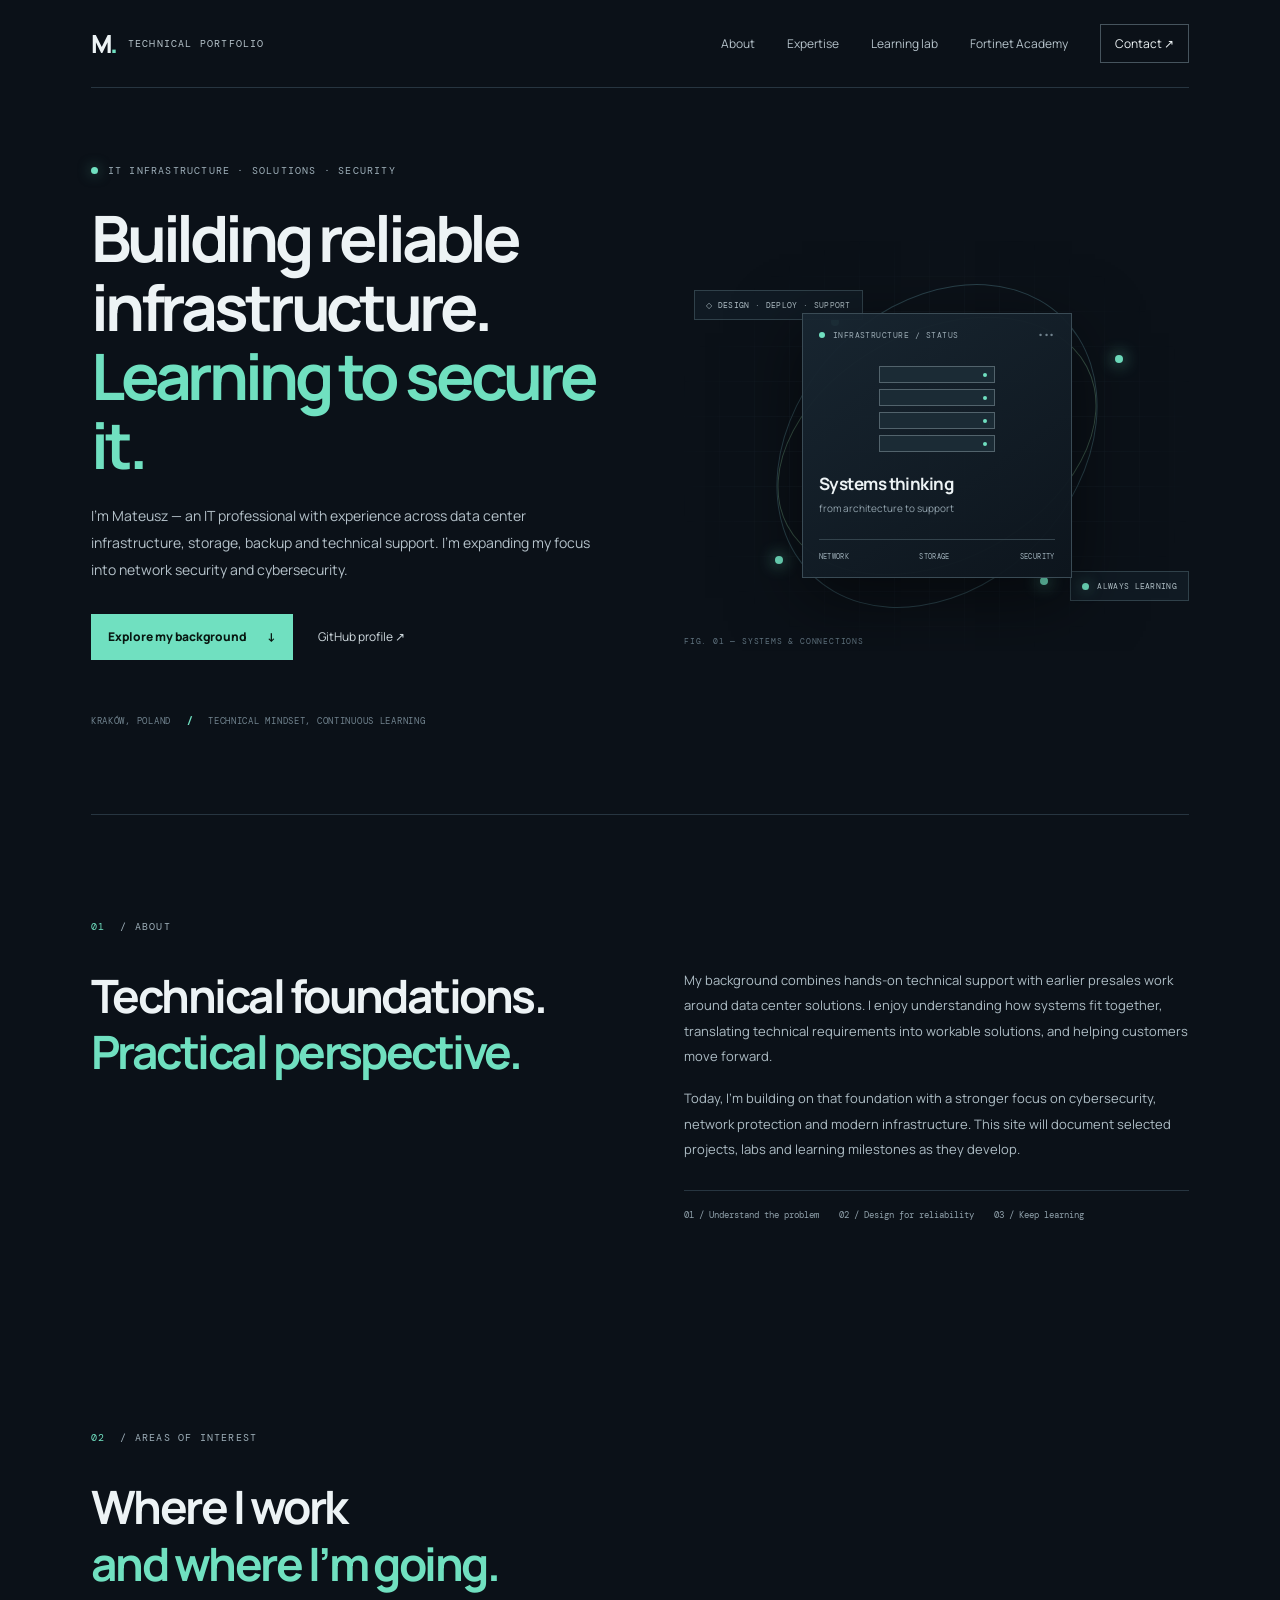
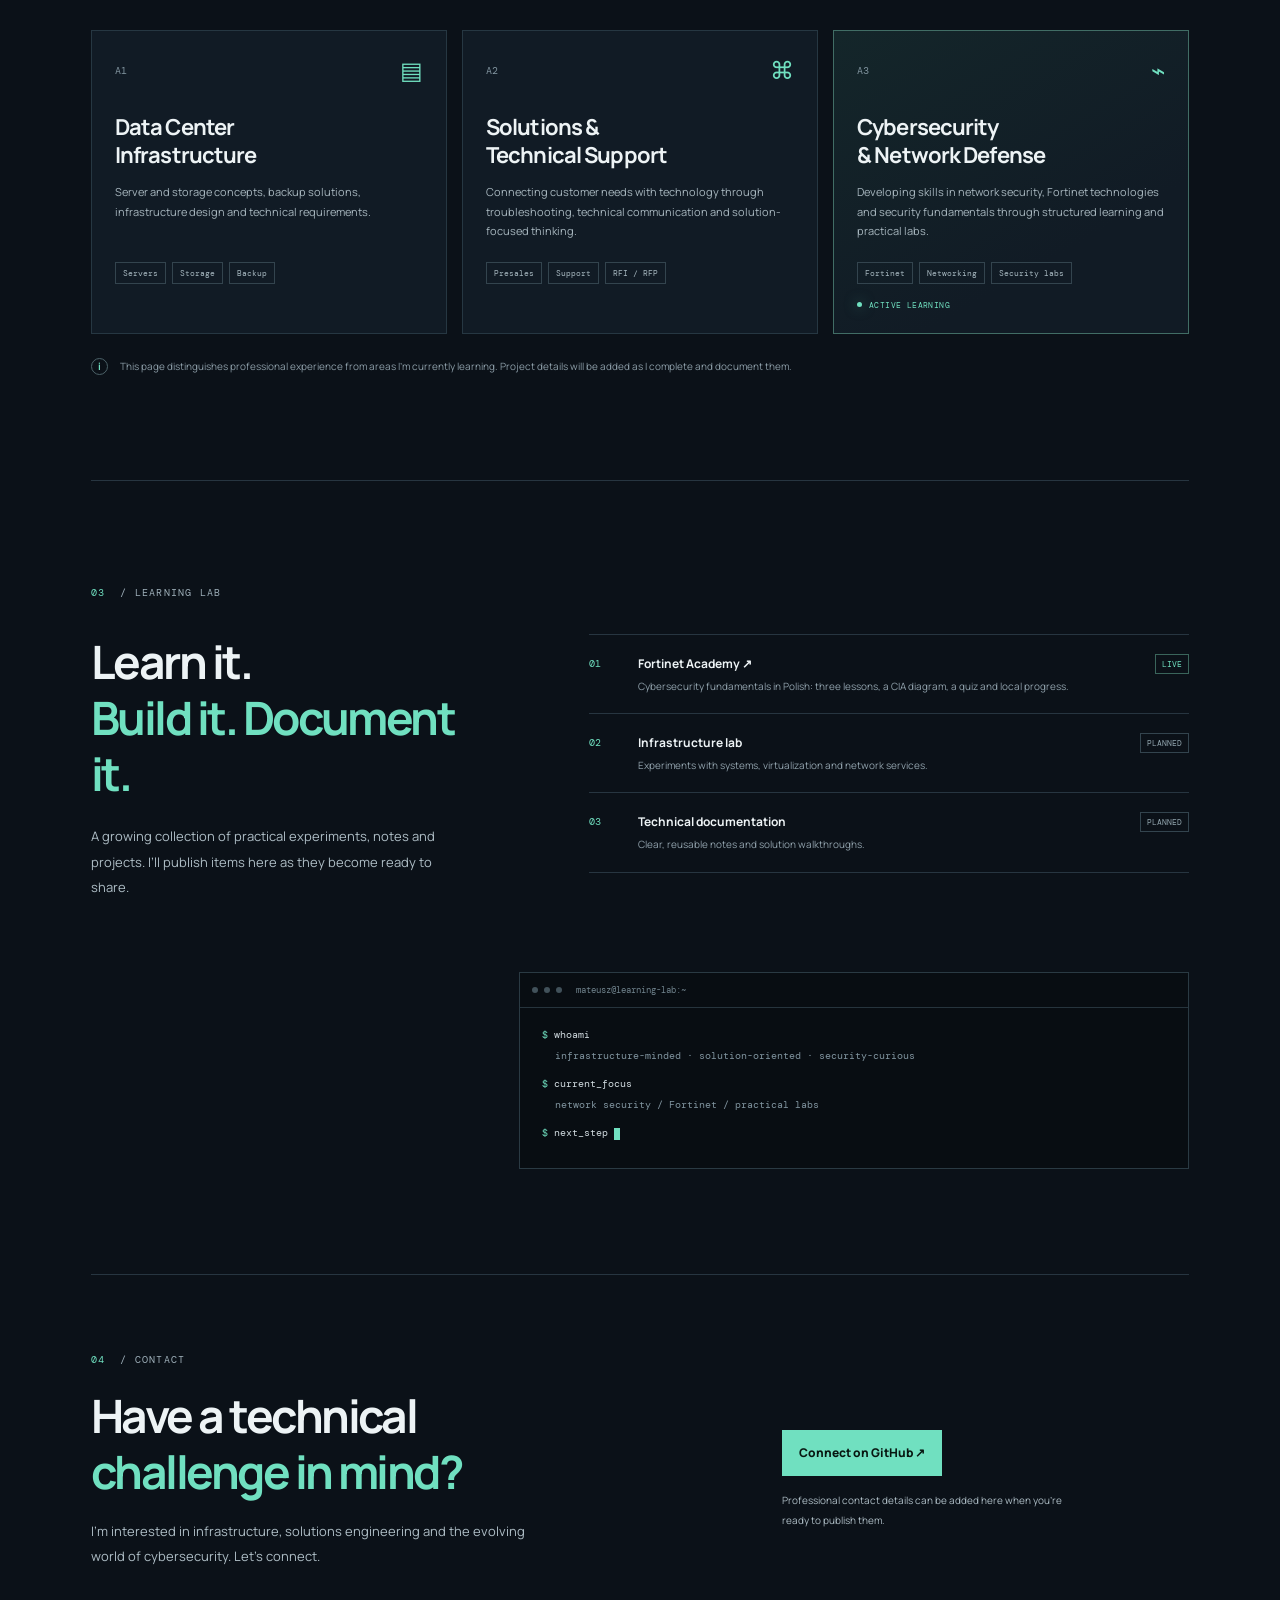
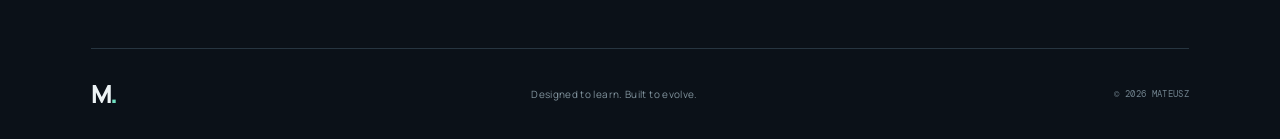
<file: index.html>
<!doctype html>
<html lang="en">
<head>
  <meta charset="utf-8">
  <meta name="viewport" content="width=device-width, initial-scale=1">
  <meta name="theme-color" content="#0b1118">
  <meta name="description" content="Mateusz — IT infrastructure, solutions engineering and cybersecurity learning portfolio.">
  <title>Mateusz | Infrastructure & Cybersecurity</title>
  <link rel="stylesheet" href="style.css">
</head>
<body>
  <div class="shell">
    <header class="topbar">
      <a class="brand" href="#top"><span class="mark">M<span>.</span></span><span>TECHNICAL PORTFOLIO</span></a>
      <nav aria-label="Main navigation">
        <a href="#about">About</a><a href="#expertise">Expertise</a><a href="#lab">Learning lab</a><a href="fortinet-academy/">Fortinet Academy</a><a class="nav-cta" href="#contact">Contact ↗</a>
      </nav>
    </header>
    <main id="top">
      <section class="hero">
        <div class="hero-copy">
          <div class="eyebrow"><i></i> IT INFRASTRUCTURE · SOLUTIONS · SECURITY</div>
          <h1>Building reliable<br>infrastructure.<br><em>Learning to secure it.</em></h1>
          <p class="intro">I’m Mateusz — an IT professional with experience across data center infrastructure, storage, backup and technical support. I’m expanding my focus into network security and cybersecurity.</p>
          <div class="actions"><a class="button" href="#expertise">Explore my background <span>↓</span></a><a class="plain-link" href="https://github.com/M-otleyCrew" target="_blank" rel="noreferrer">GitHub profile ↗</a></div>
          <div class="hero-meta">KRAKÓW, POLAND <b>/</b> TECHNICAL MINDSET, CONTINUOUS LEARNING</div>
        </div>
        <div class="hero-art" aria-label="Abstract infrastructure network illustration">
          <div class="grid-bg"></div><div class="orbit orbit-a"></div><div class="orbit orbit-b"></div>
          <span class="node n1"></span><span class="node n2"></span><span class="node n3"></span><span class="node n4"></span>
          <div class="system-card">
            <div class="system-top"><i></i><span>INFRASTRUCTURE / STATUS</span><b>•••</b></div>
            <div class="server-stack"><span></span><span></span><span></span><span></span></div>
            <h3>Systems thinking</h3><p>from architecture to support</p>
            <div class="system-tags"><span>NETWORK</span><span>STORAGE</span><span>SECURITY</span></div>
          </div>
          <div class="art-label label-a">◇ DESIGN · DEPLOY · SUPPORT</div><div class="art-label label-b"><i></i> ALWAYS LEARNING</div>
          <div class="figure-caption">FIG. 01 — SYSTEMS & CONNECTIONS</div>
        </div>
        <div class="hero-rule"></div>
      </section>
      <section class="section about" id="about">
        <div class="kicker"><span>01</span> / ABOUT</div>
        <div class="split"><h2>Technical foundations.<br><em>Practical perspective.</em></h2>
          <div class="about-copy"><p>My background combines hands-on technical support with earlier presales work around data center solutions. I enjoy understanding how systems fit together, translating technical requirements into workable solutions, and helping customers move forward.</p><p>Today, I’m building on that foundation with a stronger focus on cybersecurity, network protection and modern infrastructure. This site will document selected projects, labs and learning milestones as they develop.</p><div class="principles"><span>01 / Understand the problem</span><span>02 / Design for reliability</span><span>03 / Keep learning</span></div></div>
        </div>
      </section>
      <section class="section expertise" id="expertise">
        <div class="kicker"><span>02</span> / AREAS OF INTEREST</div><h2>Where I work<br><em>and where I’m going.</em></h2>
        <div class="cards">
          <article class="card"><div class="card-head"><span>A1</span><b>▤</b></div><h3>Data Center<br>Infrastructure</h3><p>Server and storage concepts, backup solutions, infrastructure design and technical requirements.</p><div class="tags"><span>Servers</span><span>Storage</span><span>Backup</span></div></article>
          <article class="card"><div class="card-head"><span>A2</span><b>⌘</b></div><h3>Solutions &<br>Technical Support</h3><p>Connecting customer needs with technology through troubleshooting, technical communication and solution-focused thinking.</p><div class="tags"><span>Presales</span><span>Support</span><span>RFI / RFP</span></div></article>
          <article class="card highlighted"><div class="card-head"><span>A3</span><b>⌁</b></div><h3>Cybersecurity<br>& Network Defense</h3><p>Developing skills in network security, Fortinet technologies and security fundamentals through structured learning and practical labs.</p><div class="tags"><span>Fortinet</span><span>Networking</span><span>Security labs</span></div><div class="active"><i></i> ACTIVE LEARNING</div></article>
        </div>
        <p class="note"><b>i</b> This page distinguishes professional experience from areas I’m currently learning. Project details will be added as I complete and document them.</p>
      </section>
      <section class="section lab" id="lab">
        <div class="kicker"><span>03</span> / LEARNING LAB</div><div class="lab-layout"><div><h2>Learn it.<br><em>Build it. Document it.</em></h2><p class="lab-intro">A growing collection of practical experiments, notes and projects. I’ll publish items here as they become ready to share.</p></div>
          <div class="lab-list">
            <div class="lab-item"><span class="lab-num">01</span><div><h3><a href="fortinet-academy/">Fortinet Academy ↗</a></h3><p>Cybersecurity fundamentals in Polish: three lessons, a CIA diagram, a quiz and local progress.</p></div><span class="status">LIVE</span></div>
            <div class="lab-item"><span class="lab-num">02</span><div><h3>Infrastructure lab</h3><p>Experiments with systems, virtualization and network services.</p></div><span class="status">PLANNED</span></div>
            <div class="lab-item"><span class="lab-num">03</span><div><h3>Technical documentation</h3><p>Clear, reusable notes and solution walkthroughs.</p></div><span class="status">PLANNED</span></div>
          </div>
        </div>
        <div class="terminal"><div class="term-bar"><i></i><i></i><i></i><span>mateusz@learning-lab:~</span></div><div class="term-body"><p><b>$</b> whoami</p><p class="output">infrastructure-minded · solution-oriented · security-curious</p><p><b>$</b> current_focus</p><p class="output">network security / Fortinet / practical labs</p><p><b>$</b> next_step <span class="cursor"></span></p></div></div>
      </section>
      <section class="contact" id="contact"><div><div class="kicker"><span>04</span> / CONTACT</div><h2>Have a technical<br><em>challenge in mind?</em></h2><p>I’m interested in infrastructure, solutions engineering and the evolving world of cybersecurity. Let’s connect.</p></div><div class="contact-action"><a class="button" href="https://github.com/M-otleyCrew" target="_blank" rel="noreferrer">Connect on GitHub ↗</a><p>Professional contact details can be added here when you’re ready to publish them.</p></div></section>
    </main>
    <footer><a class="mark" href="#top">M<span>.</span></a><p>Designed to learn. Built to evolve.</p><span>© 2026 MATEUSZ</span></footer>
  </div>
</body>
</html>
</file>
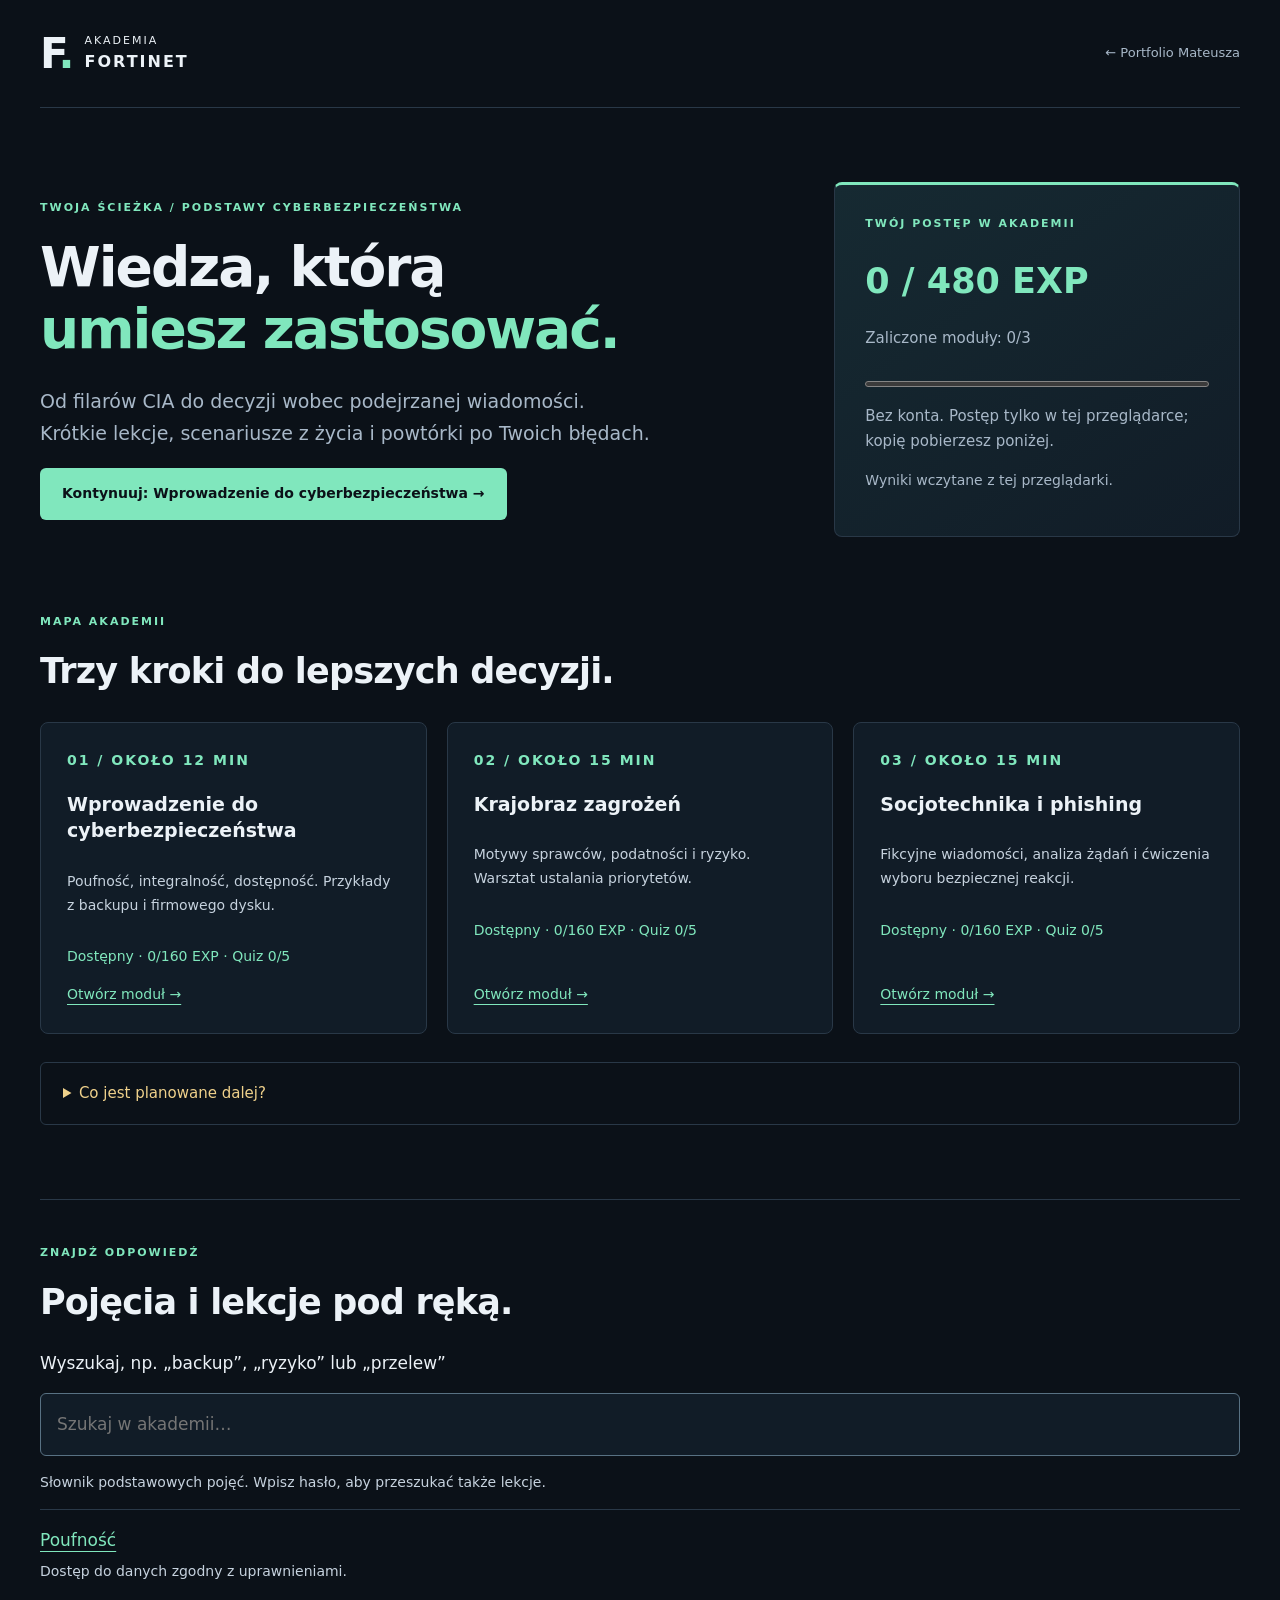
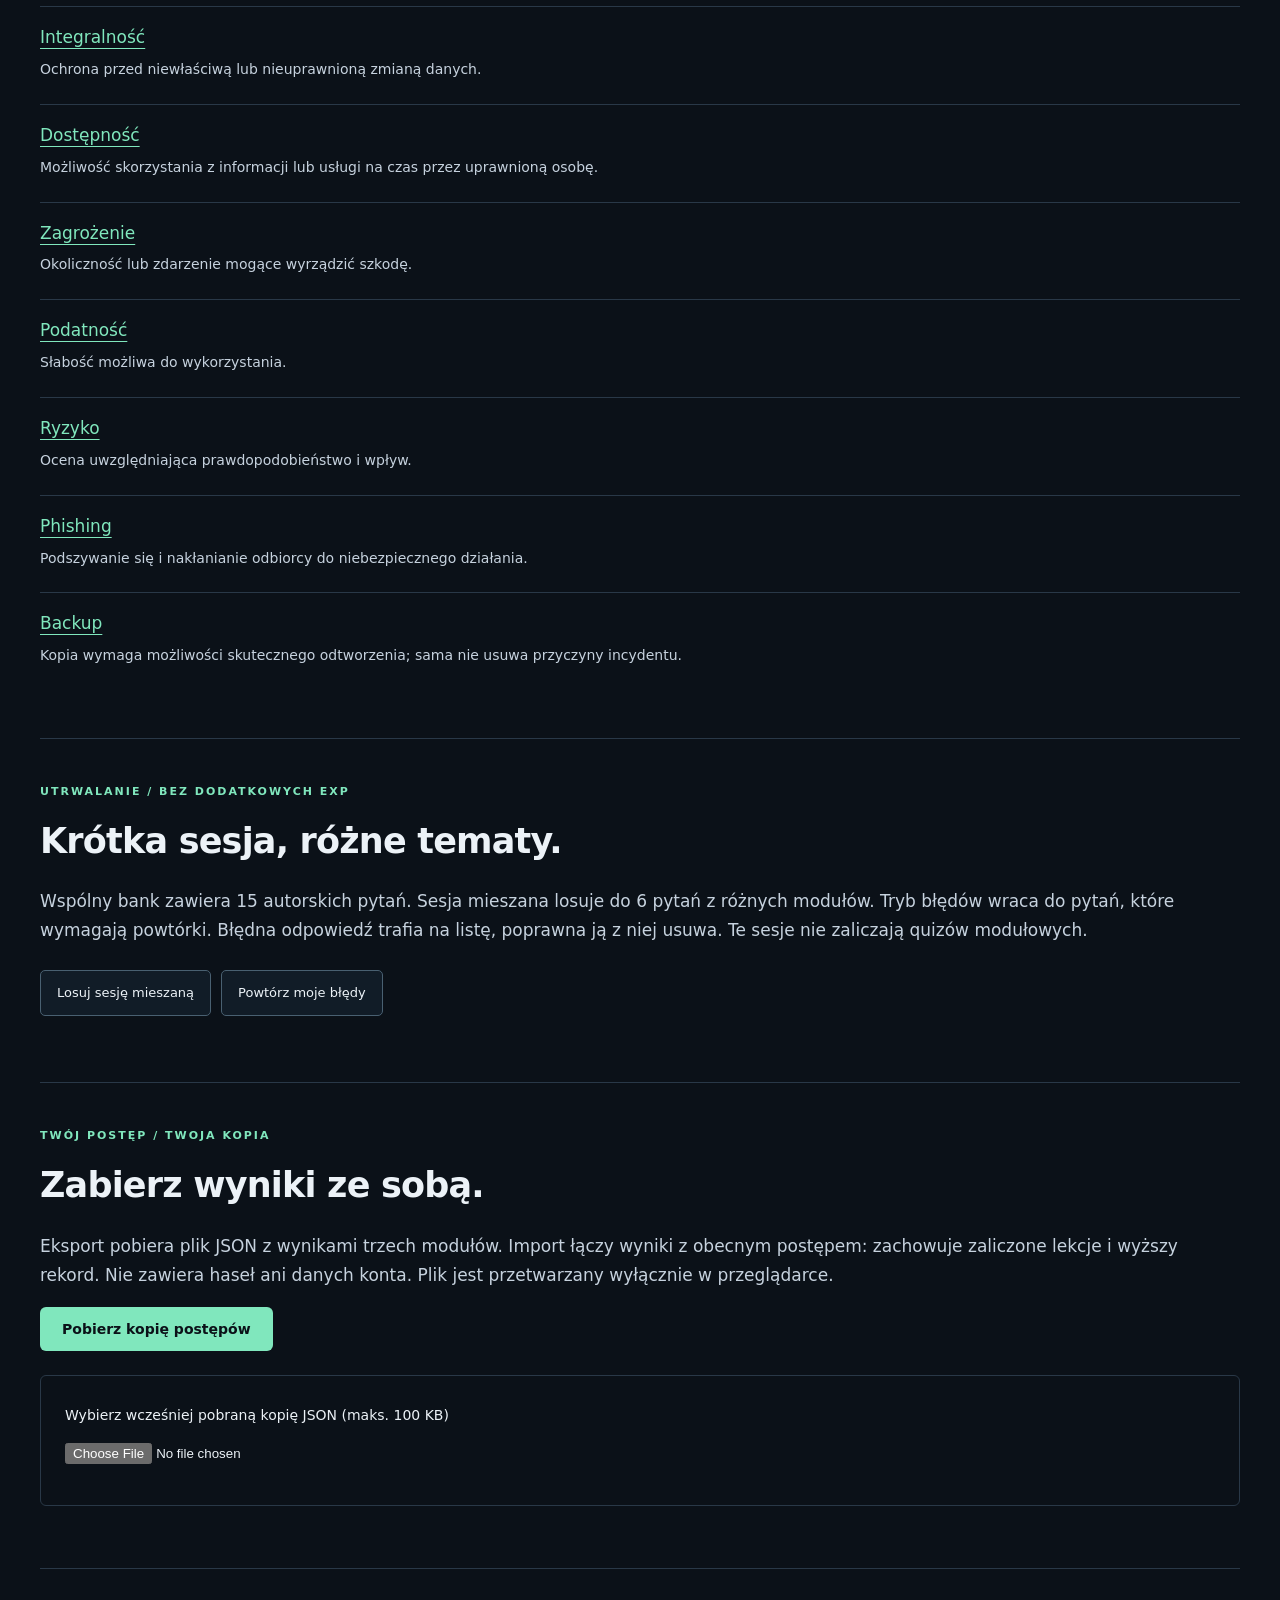
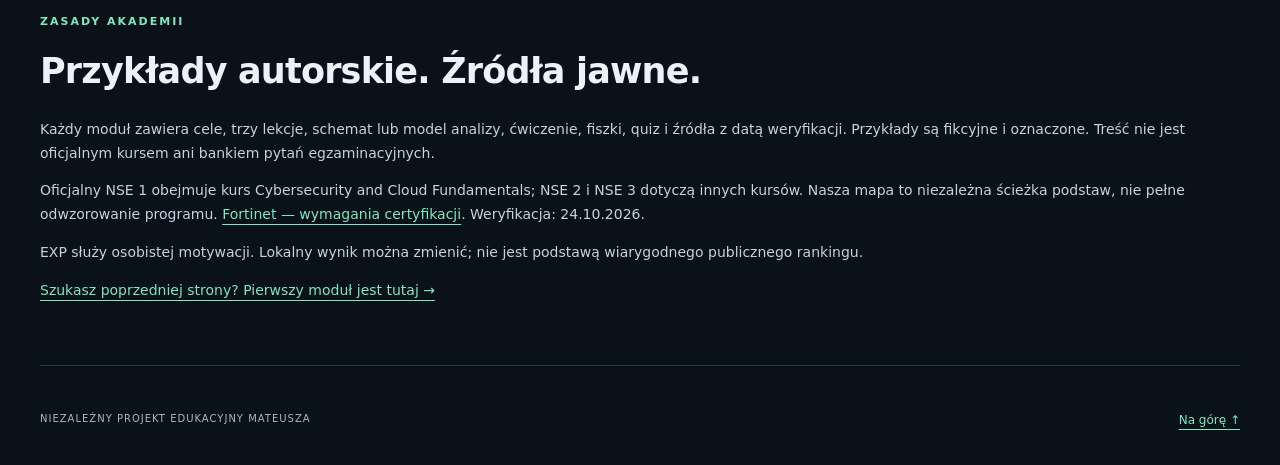
<file: fortinet-academy/index.html>
<!doctype html>
<html lang="pl"><head><meta charset="utf-8"><meta name="viewport" content="width=device-width, initial-scale=1"><meta name="theme-color" content="#0b1118"><meta name="description" content="Niezależna akademia cyberbezpieczeństwa: trzy moduły, praktyczne scenariusze, quizy i powtórki."><title>Mapa nauki | Akademia Fortinet</title><link rel="stylesheet" href="academy.css"><link rel="stylesheet" href="progress.css"><link rel="stylesheet" href="hub.css"><script src="catalog.js" defer></script><script src="progress-store.js" defer></script><script src="hub.js" defer></script></head>
<body><a class="skip" href="#content">Przejdź do treści</a><header class="topbar wrap"><a class="brand" href="./"><span class="brand-icon">F<span>.</span></span><span>AKADEMIA<br><strong>FORTINET</strong></span></a><a class="back" href="../">← Portfolio Mateusza</a></header>
<main id="content" class="wrap">
<section class="hero"><div><p class="eyebrow">TWOJA ŚCIEŻKA / PODSTAWY CYBERBEZPIECZEŃSTWA</p><h1>Wiedza, którą<br><span>umiesz zastosować.</span></h1><p class="lead">Od filarów CIA do decyzji wobec podejrzanej wiadomości. Krótkie lekcje, scenariusze z życia i powtórki po Twoich błędach.</p><a class="button" id="hub-continue" href="podstawy/">Zacznij od podstaw →</a></div><aside class="mission"><p class="eyebrow">TWÓJ POSTĘP W AKADEMII</p><strong id="total-xp" class="total-xp">0 / 480 EXP</strong><p id="total-modules">3 moduły dostępne do nauki</p><progress id="total-progress" max="3" value="0" aria-label="Liczba zaliczonych modułów"></progress><p class="progress-note">Bez konta. Postęp tylko w tej przeglądarce; kopię pobierzesz poniżej.</p><p id="hub-storage-status" role="status"></p></aside></section>
<section id="modules" class="lesson"><p class="eyebrow">MAPA AKADEMII</p><h2>Trzy kroki do lepszych decyzji.</h2><div class="module-grid">
<article class="module-card" data-card="module-01"><p class="label">01 / OKOŁO 12 MIN</p><h3>Wprowadzenie do cyberbezpieczeństwa</h3><p>Poufność, integralność, dostępność. Przykłady z backupu i firmowego dysku.</p><p class="module-state">Dostępny · 3 lekcje · 5 pytań</p><a href="podstawy/">Otwórz moduł →</a></article>
<article class="module-card" data-card="module-02"><p class="label">02 / OKOŁO 15 MIN</p><h3>Krajobraz zagrożeń</h3><p>Motywy sprawców, podatności i ryzyko. Warsztat ustalania priorytetów.</p><p class="module-state">Dostępny · 3 lekcje · 5 pytań</p><a href="zagrozenia/">Otwórz moduł →</a></article>
<article class="module-card" data-card="module-03"><p class="label">03 / OKOŁO 15 MIN</p><h3>Socjotechnika i phishing</h3><p>Fikcyjne wiadomości, analiza żądań i ćwiczenia wyboru bezpiecznej reakcji.</p><p class="module-state">Dostępny · 3 lekcje · 5 pytań</p><a href="socjotechnika/">Otwórz moduł →</a></article></div>
<details><summary>Co jest planowane dalej?</summary><p>Tożsamość i bezpieczne logowanie, ochrona urządzeń oraz podstawy chmury. To plan rozwoju, nie dostępne lekcje ani deklaracja pokrycia całego NSE 1.</p></details></section>
<section id="search" class="lesson"><p class="eyebrow">ZNAJDŹ ODPOWIEDŹ</p><h2>Pojęcia i lekcje pod ręką.</h2><label for="search-input">Wyszukaj, np. „backup”, „ryzyko” lub „przelew”</label><input id="search-input" type="search" maxlength="100" autocomplete="off" placeholder="Szukaj w akademii…"><p id="search-status" role="status"></p><div id="search-results"></div><noscript><p>Wyszukiwanie wymaga JavaScript. Wszystkie lekcje są dostępne z mapy powyżej.</p></noscript></section>
<section id="review" class="lesson"><p class="eyebrow">UTRWALANIE / BEZ DODATKOWYCH EXP</p><h2>Krótka sesja, różne tematy.</h2><p>Wspólny bank zawiera 15 autorskich pytań. Sesja mieszana losuje do 6 pytań z różnych modułów. Tryb błędów wraca do pytań, które wymagają powtórki. Błędna odpowiedź trafia na listę, poprawna ją z niej usuwa. Te sesje nie zaliczają quizów modułowych.</p><div class="scenario-buttons"><button id="start-mixed" type="button">Losuj sesję mieszaną</button><button id="start-errors" type="button">Powtórz moje błędy</button></div><p id="practice-status" role="status"></p><div id="mixed-app" hidden><p id="mixed-counter" class="label"></p><form id="mixed-form"><fieldset><legend id="mixed-question" tabindex="-1"></legend><div id="mixed-options"></div></fieldset><button class="button" type="submit" id="mixed-check">Sprawdź</button></form><div id="mixed-feedback" role="status" aria-live="polite"></div><button class="button" id="mixed-next" type="button" hidden>Dalej →</button></div><noscript><p>Sesje powtórkowe wymagają JavaScript. Fiszki we wszystkich modułach działają również bez niego.</p></noscript></section>
<section id="backup" class="lesson"><p class="eyebrow">TWÓJ POSTĘP / TWOJA KOPIA</p><h2>Zabierz wyniki ze sobą.</h2><p>Eksport pobiera plik JSON z wynikami trzech modułów. Import łączy wyniki z obecnym postępem: zachowuje zaliczone lekcje i wyższy rekord. Nie zawiera haseł ani danych konta. Plik jest przetwarzany wyłącznie w przeglądarce.</p><button class="button" id="export-progress" type="button">Pobierz kopię postępów</button><div class="import-box"><label for="import-file">Wybierz wcześniej pobraną kopię JSON (maks. 100 KB)</label><input id="import-file" type="file" accept="application/json,.json"><p id="import-preview"></p><button class="button" id="import-confirm" type="button" hidden>Połącz z moim postępem</button></div><p id="backup-status" role="status" aria-live="polite"></p><noscript><p>Eksport i import wymagają JavaScript.</p></noscript></section>
<section id="about" class="lesson sources"><p class="eyebrow">ZASADY AKADEMII</p><h2>Przykłady autorskie. Źródła jawne.</h2><p>Każdy moduł zawiera cele, trzy lekcje, schemat lub model analizy, ćwiczenie, fiszki, quiz i źródła z datą weryfikacji. Przykłady są fikcyjne i oznaczone. Treść nie jest oficjalnym kursem ani bankiem pytań egzaminacyjnych.</p><p>Oficjalny NSE 1 obejmuje kurs Cybersecurity and Cloud Fundamentals; NSE 2 i NSE 3 dotyczą innych kursów. Nasza mapa to niezależna ścieżka podstaw, nie pełne odwzorowanie programu. <a href="https://helpdesk.training.fortinet.com/support/solutions/articles/73000665753-what-are-the-new-certification-requirements-">Fortinet — wymagania certyfikacji</a>. Weryfikacja: <time datetime="2026-10-24">24.10.2026</time>.</p><p>EXP służy osobistej motywacji. Lokalny wynik można zmienić; nie jest podstawą wiarygodnego publicznego rankingu.</p><p><a href="podstawy/">Szukasz poprzedniej strony? Pierwszy moduł jest tutaj →</a></p></section>
</main><footer class="wrap footer"><span>NIEZALEŻNY PROJEKT EDUKACYJNY MATEUSZA</span><a href="#content">Na górę ↑</a></footer></body></html>
</file>
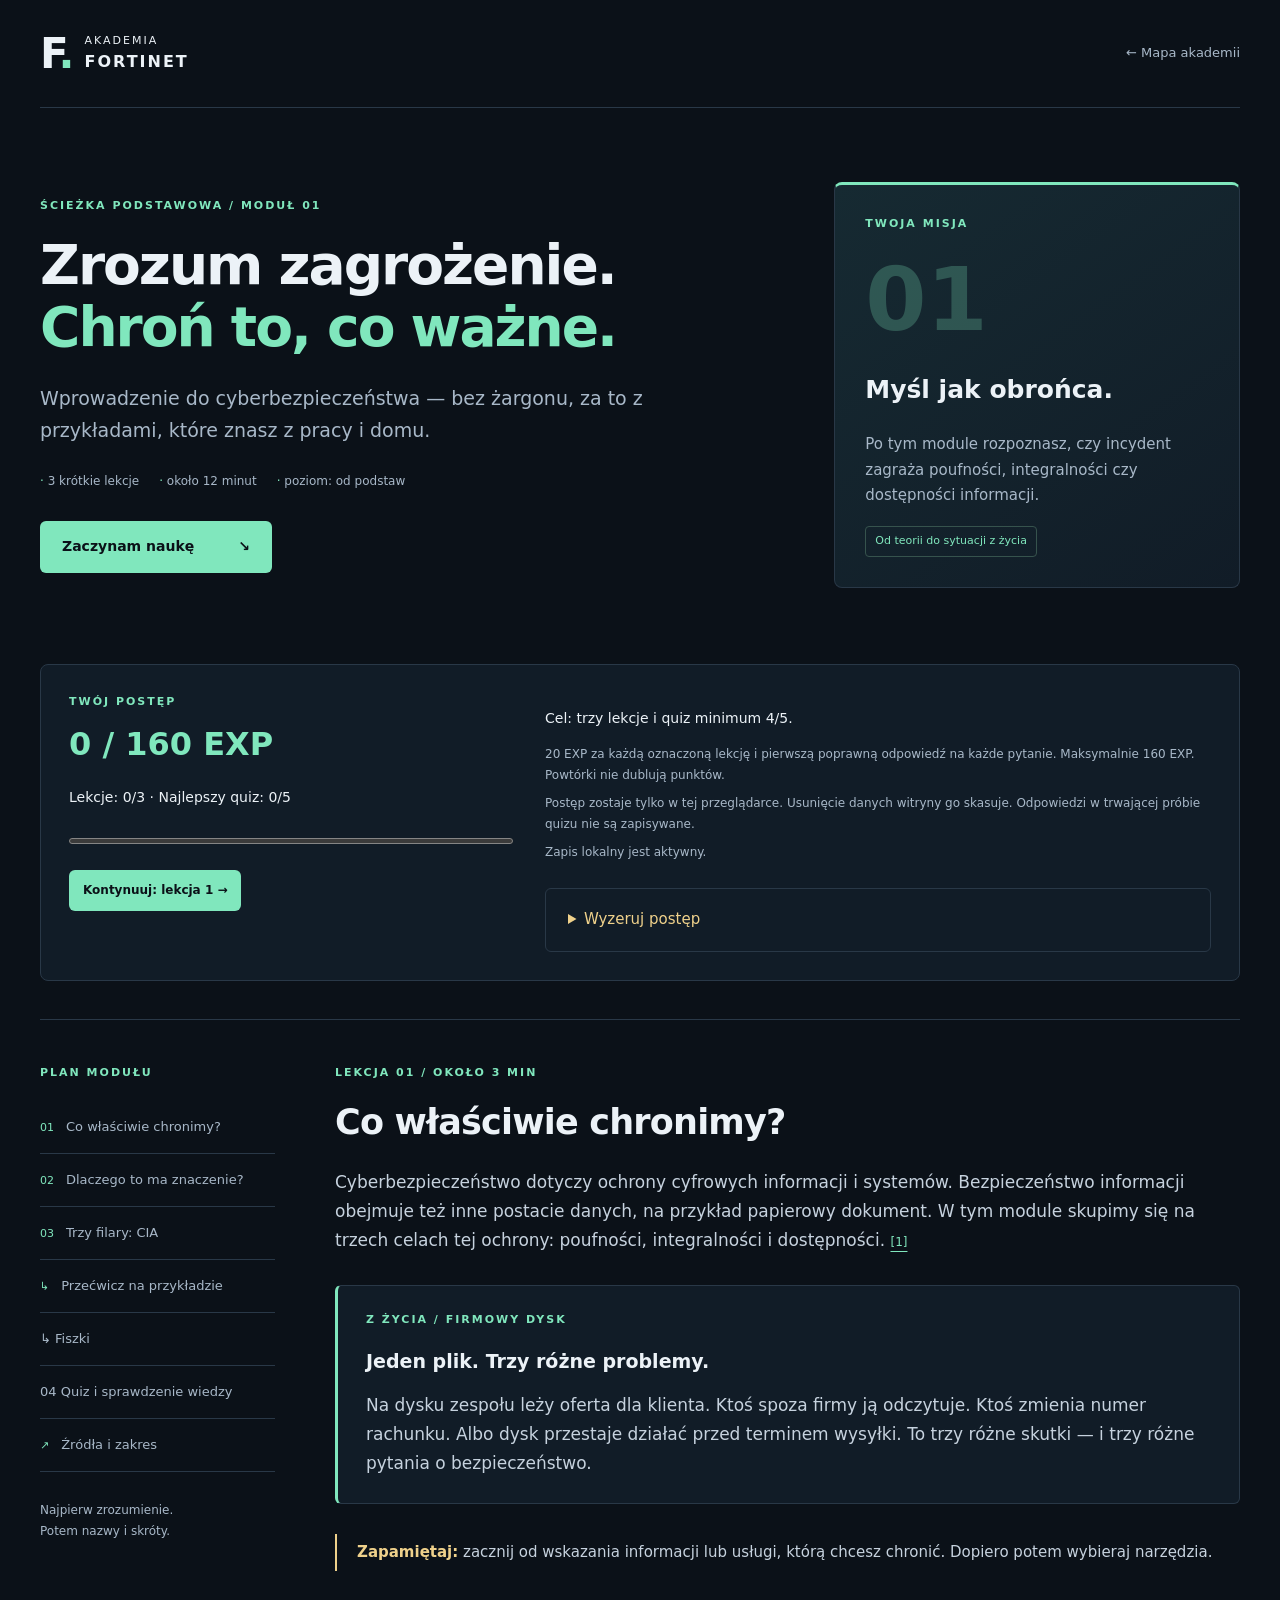
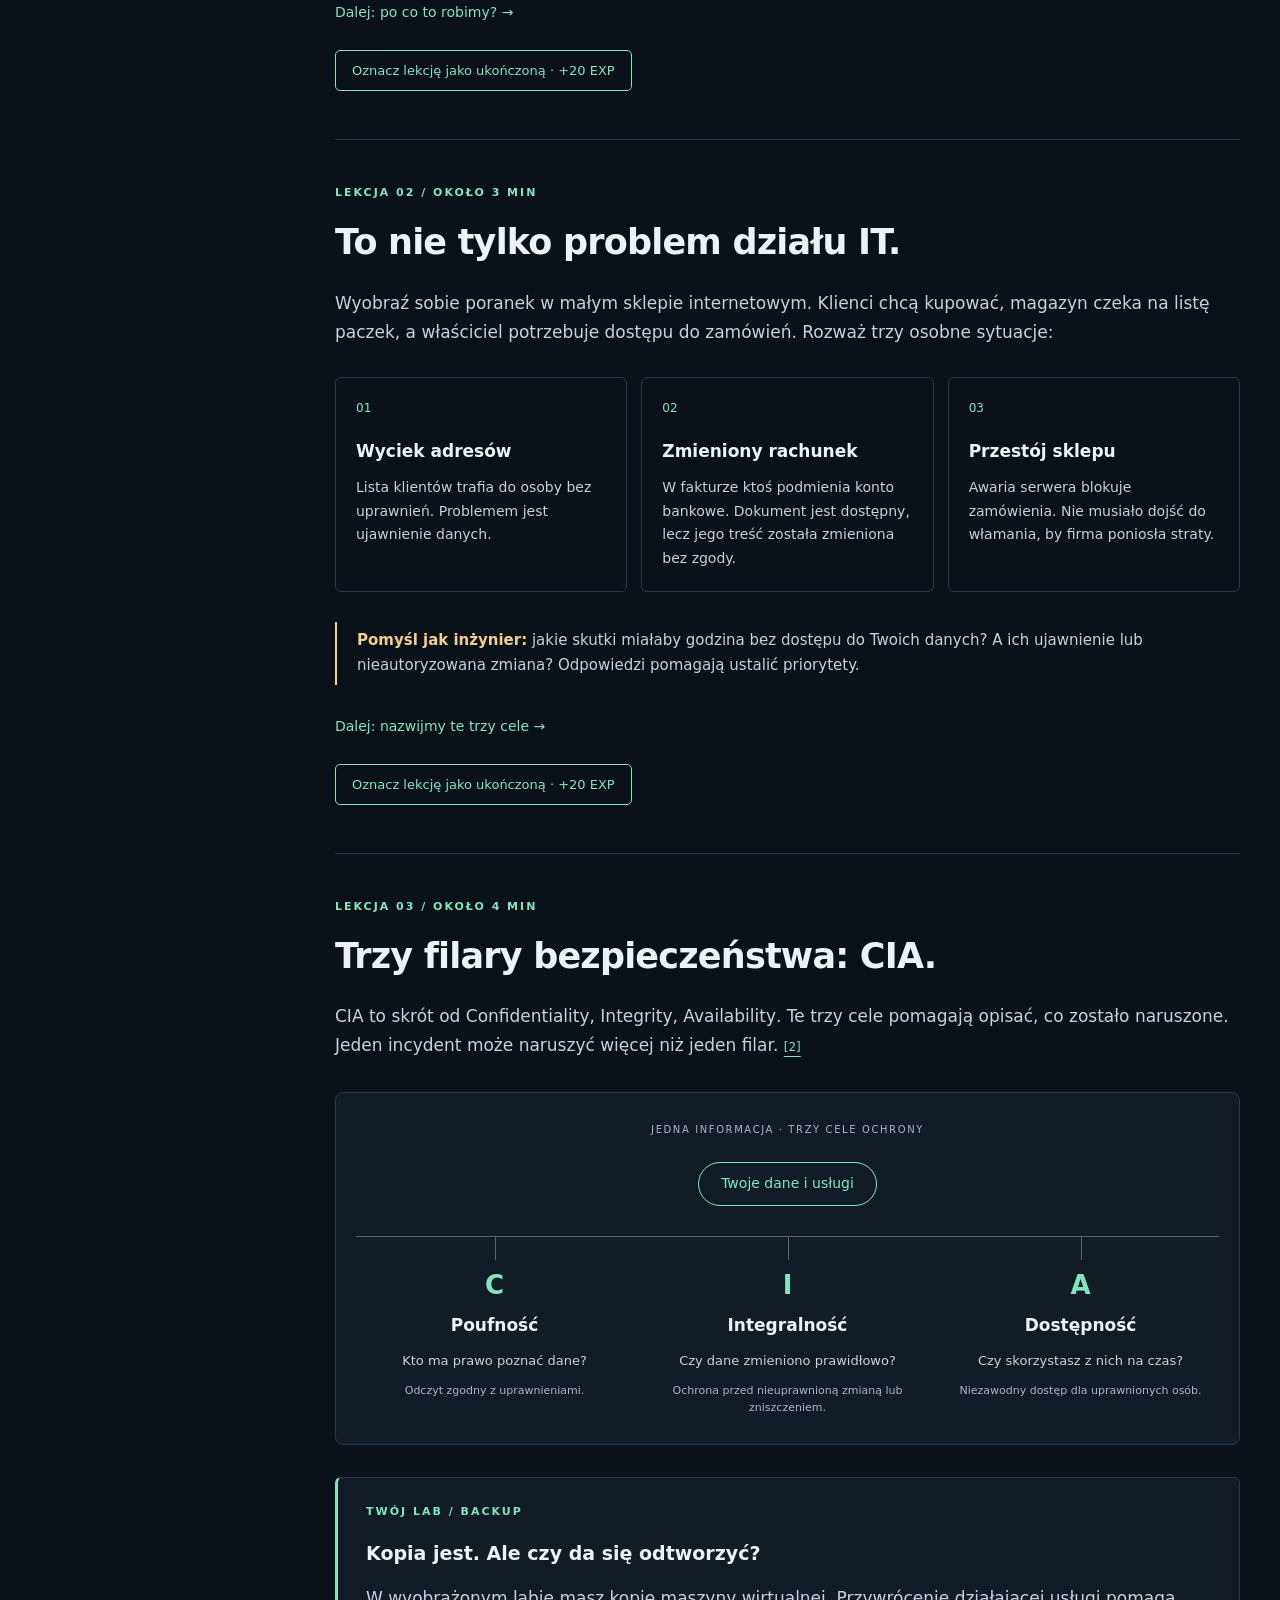
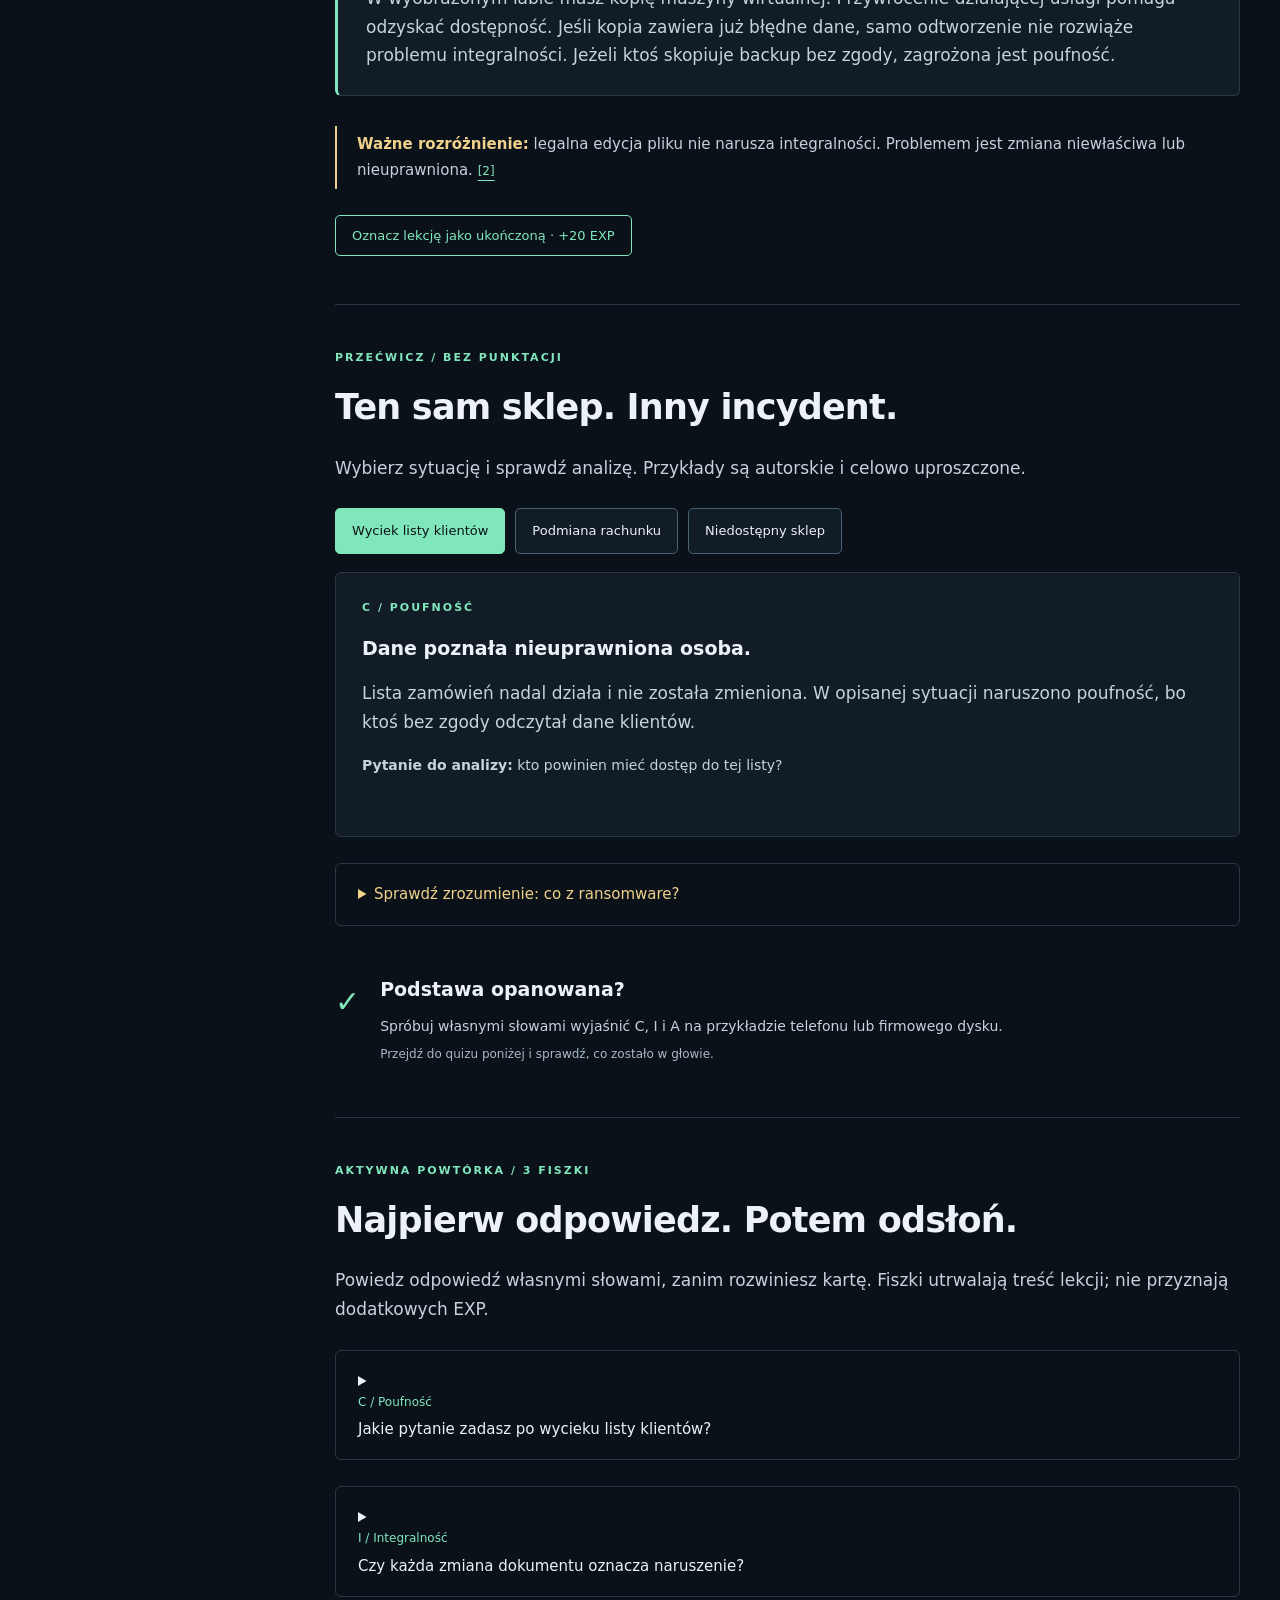
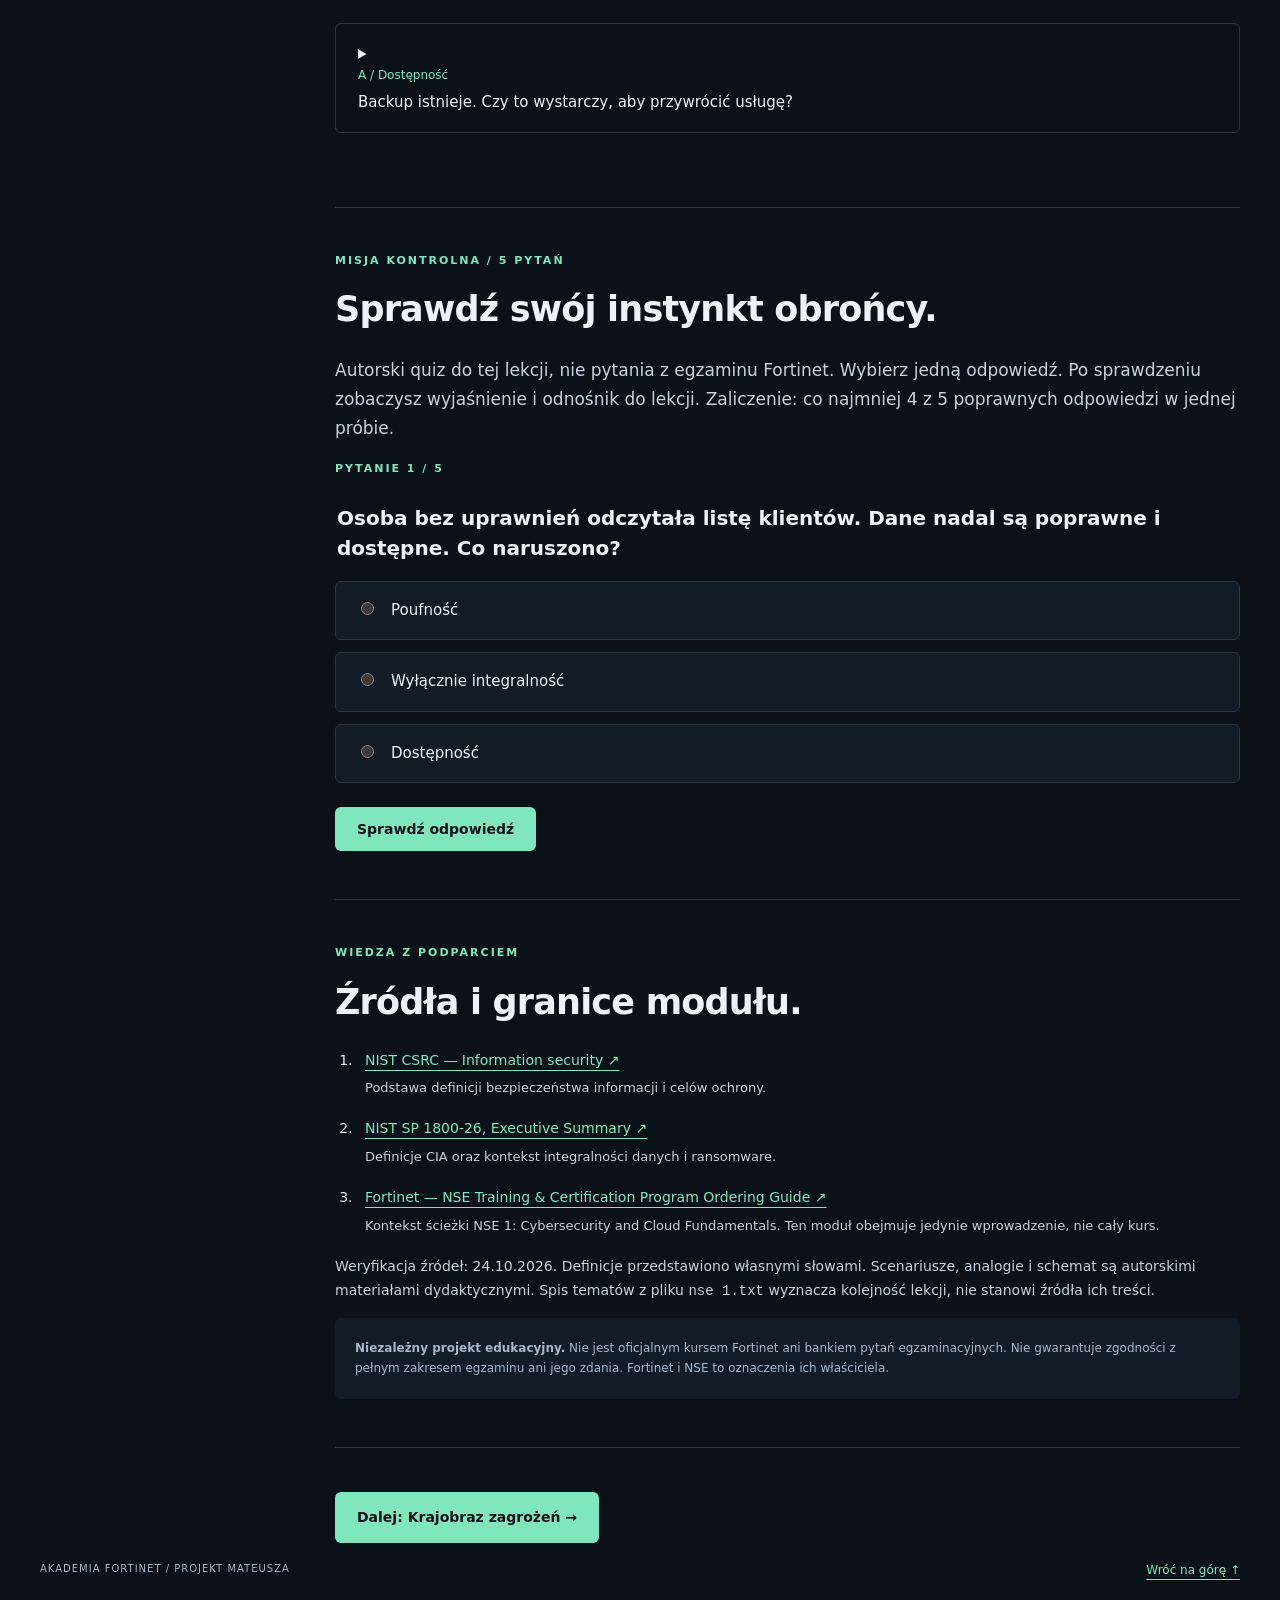
<file: fortinet-academy/podstawy/index.html>
<!doctype html>
<html lang="pl">
<head>
  <meta charset="utf-8">
  <meta name="viewport" content="width=device-width, initial-scale=1">
  <meta name="theme-color" content="#0b1118">
  <meta name="description" content="Cyberbezpieczeństwo po ludzku. Autorskie lekcje, schemat CIA i przykłady z życia — niezależny projekt edukacyjny Mateusza.">
  <title>Podstawy cyberbezpieczeństwa | Akademia Fortinet</title>
  <link rel="stylesheet" href="../academy.css">
  <link rel="stylesheet" href="../progress.css">
  <script src="../catalog.js" defer></script><script src="../progress-store.js" defer></script><script src="../academy.js" defer></script>
</head>
<body data-module="module-01">
  <a class="skip" href="#content">Przejdź do lekcji</a>
  <header class="topbar wrap">
    <a class="brand" href="../"><span class="brand-icon" aria-hidden="true">F<span>.</span></span><span>AKADEMIA<br><strong>FORTINET</strong></span></a>
    <a class="back" href="../">← Mapa akademii</a>
  </header>
  <main id="content" class="wrap">
    <section class="hero" aria-labelledby="module-title">
      <div><p class="eyebrow">ŚCIEŻKA PODSTAWOWA / MODUŁ 01</p>
        <h1>Zrozum zagrożenie.<br><span>Chroń to, co ważne.</span></h1>
        <p class="lead" id="module-title">Wprowadzenie do cyberbezpieczeństwa — bez żargonu, za to z przykładami, które znasz z pracy i domu.</p>
        <div class="meta"><span>3 krótkie lekcje</span><span>około 12 minut</span><span>poziom: od podstaw</span></div>
        <a class="button" href="#lesson-1">Zaczynam naukę <span aria-hidden="true">↘</span></a>
      </div>
      <aside class="mission"><p class="eyebrow">TWOJA MISJA</p><span class="mission-mark" aria-hidden="true">01</span><h2>Myśl jak obrońca.</h2><p>Po tym module rozpoznasz, czy incydent zagraża poufności, integralności czy dostępności informacji.</p><span class="tag">Od teorii do sytuacji z życia</span></aside>
    </section>
    <div class="course-layout">
      <aside class="sidebar"><nav aria-label="Lekcje modułu"><p class="eyebrow">PLAN MODUŁU</p><a href="#lesson-1"><span>01</span> Co właściwie chronimy?</a><a href="#lesson-2"><span>02</span> Dlaczego to ma znaczenie?</a><a href="#lesson-3"><span>03</span> Trzy filary: CIA</a><a href="#practice"><span>↳</span> Przećwicz na przykładzie</a><a href="#sources"><span>↗</span> Źródła i zakres</a></nav><p class="sidebar-note">Najpierw zrozumienie.<br>Potem nazwy i skróty.</p></aside>
      <div class="lessons">
        <section class="lesson" id="lesson-1" aria-labelledby="title-1"><p class="eyebrow">LEKCJA 01 / OKOŁO 3 MIN</p><h2 id="title-1">Co właściwie chronimy?</h2><p>Cyberbezpieczeństwo dotyczy ochrony cyfrowych informacji i systemów. Bezpieczeństwo informacji obejmuje też inne postacie danych, na przykład papierowy dokument. W tym module skupimy się na trzech celach tej ochrony: poufności, integralności i dostępności. <a class="cite" href="#source-nist">[1]</a></p>
          <div class="example"><p class="label">Z ŻYCIA / FIRMOWY DYSK</p><h3>Jeden plik. Trzy różne problemy.</h3><p>Na dysku zespołu leży oferta dla klienta. Ktoś spoza firmy ją odczytuje. Ktoś zmienia numer rachunku. Albo dysk przestaje działać przed terminem wysyłki. To trzy różne skutki — i trzy różne pytania o bezpieczeństwo.</p></div>
          <p class="takeaway"><strong>Zapamiętaj:</strong> zacznij od wskazania informacji lub usługi, którą chcesz chronić. Dopiero potem wybieraj narzędzia.</p><a class="next" href="#lesson-2">Dalej: po co to robimy? →</a>
        </section>
        <section class="lesson" id="lesson-2" aria-labelledby="title-2"><p class="eyebrow">LEKCJA 02 / OKOŁO 3 MIN</p><h2 id="title-2">To nie tylko problem działu IT.</h2><p>Wyobraź sobie poranek w małym sklepie internetowym. Klienci chcą kupować, magazyn czeka na listę paczek, a właściciel potrzebuje dostępu do zamówień. Rozważ trzy osobne sytuacje:</p>
          <div class="impact-grid"><article><span class="number">01</span><h3>Wyciek adresów</h3><p>Lista klientów trafia do osoby bez uprawnień. Problemem jest ujawnienie danych.</p></article><article><span class="number">02</span><h3>Zmieniony rachunek</h3><p>W fakturze ktoś podmienia konto bankowe. Dokument jest dostępny, lecz jego treść została zmieniona bez zgody.</p></article><article><span class="number">03</span><h3>Przestój sklepu</h3><p>Awaria serwera blokuje zamówienia. Nie musiało dojść do włamania, by firma poniosła straty.</p></article></div>
          <p class="takeaway"><strong>Pomyśl jak inżynier:</strong> jakie skutki miałaby godzina bez dostępu do Twoich danych? A ich ujawnienie lub nieautoryzowana zmiana? Odpowiedzi pomagają ustalić priorytety.</p><a class="next" href="#lesson-3">Dalej: nazwijmy te trzy cele →</a>
        </section>
        <section class="lesson" id="lesson-3" aria-labelledby="title-3"><p class="eyebrow">LEKCJA 03 / OKOŁO 4 MIN</p><h2 id="title-3">Trzy filary bezpieczeństwa: CIA.</h2><p>CIA to skrót od <span lang="en">Confidentiality, Integrity, Availability</span>. Te trzy cele pomagają opisać, co zostało naruszone. Jeden incydent może naruszyć więcej niż jeden filar. <a class="cite" href="#source-cia">[2]</a></p>
          <figure class="cia"><figcaption>JEDNA INFORMACJA · TRZY CELE OCHRONY</figcaption><div class="cia-center">Twoje dane i usługi</div><div class="cia-branches"><article><span class="letter">C</span><h3>Poufność</h3><p>Kto ma prawo poznać dane?</p><small>Odczyt zgodny z uprawnieniami.</small></article><article><span class="letter">I</span><h3>Integralność</h3><p>Czy dane zmieniono prawidłowo?</p><small>Ochrona przed nieuprawnioną zmianą lub zniszczeniem.</small></article><article><span class="letter">A</span><h3>Dostępność</h3><p>Czy skorzystasz z nich na czas?</p><small>Niezawodny dostęp dla uprawnionych osób.</small></article></div></figure>
          <div class="example"><p class="label">TWÓJ LAB / BACKUP</p><h3>Kopia jest. Ale czy da się odtworzyć?</h3><p>W wyobrażonym labie masz kopię maszyny wirtualnej. Przywrócenie działającej usługi pomaga odzyskać dostępność. Jeśli kopia zawiera już błędne dane, samo odtworzenie nie rozwiąże problemu integralności. Jeżeli ktoś skopiuje backup bez zgody, zagrożona jest poufność.</p></div>
          <p class="takeaway"><strong>Ważne rozróżnienie:</strong> legalna edycja pliku nie narusza integralności. Problemem jest zmiana niewłaściwa lub nieuprawniona. <a class="cite" href="#source-cia">[2]</a></p>
        </section>
        <section class="lesson practice" id="practice" aria-labelledby="practice-title"><p class="eyebrow">PRZEĆWICZ / BEZ PUNKTACJI</p><h2 id="practice-title">Ten sam sklep. Inny incydent.</h2><p>Wybierz sytuację i sprawdź analizę. Przykłady są autorskie i celowo uproszczone.</p>
          <div class="scenario-buttons" role="group" aria-label="Wybierz incydent"><button type="button" data-scenario="leak" aria-pressed="true" aria-controls="scenario-result">Wyciek listy klientów</button><button type="button" data-scenario="change" aria-pressed="false" aria-controls="scenario-result">Podmiana rachunku</button><button type="button" data-scenario="outage" aria-pressed="false" aria-controls="scenario-result">Niedostępny sklep</button></div>
          <div id="scenario-result" class="scenario-result" aria-live="polite" aria-atomic="true"><p class="label" id="scenario-pillar">C / POUFNOŚĆ</p><h3 id="scenario-title">Dane poznała nieuprawniona osoba.</h3><p id="scenario-explanation">Lista zamówień nadal działa i nie została zmieniona. W opisanej sytuacji naruszono poufność, bo ktoś bez zgody odczytał dane klientów.</p><p id="scenario-question"><strong>Pytanie do analizy:</strong> kto powinien mieć dostęp do tej listy?</p></div>
          <noscript><p>Zmiana sytuacji wymaga JavaScript. Wszystkie przykłady możesz przeczytać powyżej; poniżej znajdziesz też analizę.</p><p>Podmiana rachunku narusza integralność: ktoś zmienił dokument bez zgody. Niedostępny sklep narusza dostępność: uprawniona osoba nie może skorzystać z usługi.</p></noscript>
          <details><summary>Sprawdź zrozumienie: co z ransomware?</summary><p>W naszym przykładzie napastnik szyfruje pliki i blokuje do nich dostęp. Narusza dostępność oraz integralność, bo nieautoryzowanie zmienia dane. Jeżeli dodatkowo wykradnie pliki, naruszy też poufność. Sama informacja o szyfrowaniu nie dowodzi kradzieży danych.</p></details>
          <div class="finish"><span aria-hidden="true">✓</span><div><h3>Podstawa opanowana?</h3><p>Spróbuj własnymi słowami wyjaśnić C, I i A na przykładzie telefonu lub firmowego dysku.</p><p class="muted">Przejdź do quizu poniżej i sprawdź, co zostało w głowie.</p></div></div>
        </section>
        <section class="lesson" id="flashcards" aria-labelledby="flashcards-title">
          <p class="eyebrow">AKTYWNA POWTÓRKA / 3 FISZKI</p><h2 id="flashcards-title">Najpierw odpowiedz. Potem odsłoń.</h2>
          <p>Powiedz odpowiedź własnymi słowami, zanim rozwiniesz kartę. Fiszki utrwalają treść lekcji; nie przyznają dodatkowych EXP.</p>
          <details class="flashcard"><summary><span>C / Poufność</span> Jakie pytanie zadasz po wycieku listy klientów?</summary><p><strong>Kto miał prawo poznać dane?</strong> Jeżeli odczytała je osoba bez uprawnień, naruszono poufność. Lista może nadal być poprawna i dostępna. <a href="#lesson-3">Wróć do CIA →</a></p></details>
          <details class="flashcard"><summary><span>I / Integralność</span> Czy każda zmiana dokumentu oznacza naruszenie?</summary><p><strong>Nie.</strong> Uprawniona, prawidłowa edycja jest normalną pracą z danymi. Nieautoryzowana podmiana rachunku na fakturze narusza integralność. <a href="#lesson-3">Wróć do rozróżnienia →</a></p></details>
          <details class="flashcard"><summary><span>A / Dostępność</span> Backup istnieje. Czy to wystarczy, aby przywrócić usługę?</summary><p><strong>Trzeba jeszcze móc ją odtworzyć i z niej skorzystać.</strong> Sam plik kopii nie potwierdza skutecznego odtworzenia działającej usługi. <a href="#lesson-3">Wróć do przykładu z labu →</a></p></details>
        </section>
        <section class="lesson" id="quiz" aria-labelledby="quiz-title">
          <p class="eyebrow">MISJA KONTROLNA / 5 PYTAŃ</p><h2 id="quiz-title">Sprawdź swój instynkt obrońcy.</h2>
          <p>Autorski quiz do tej lekcji, nie pytania z egzaminu Fortinet. Wybierz jedną odpowiedź. Po sprawdzeniu zobaczysz wyjaśnienie i odnośnik do lekcji. Zaliczenie: co najmniej 4 z 5 poprawnych odpowiedzi w jednej próbie.</p>
          <div id="quiz-app" hidden>
            <p class="label" id="quiz-counter"></p>
            <form id="quiz-form"><fieldset id="quiz-fieldset"><legend id="quiz-question" tabindex="-1"></legend><div id="quiz-options"></div></fieldset><button class="button" id="quiz-check" type="submit">Sprawdź odpowiedź</button></form>
            <div id="quiz-feedback" role="status" aria-live="polite" aria-atomic="true"></div>
            <button class="button" id="quiz-next" type="button" hidden>Następne pytanie →</button>
            <div id="quiz-result" hidden tabindex="-1"><h3 id="quiz-result-title"></h3><p id="quiz-result-text"></p><button class="button" id="quiz-retry" type="button">Spróbuj ponownie</button></div>
          </div>
          <noscript><p>Quiz i punkty wymagają JavaScript. Możesz nadal korzystać z lekcji, schematu i ćwiczeń powyżej.</p></noscript>
        </section>
        <section class="lesson sources" id="sources" aria-labelledby="sources-title"><p class="eyebrow">WIEDZA Z PODPARCIEM</p><h2 id="sources-title">Źródła i granice modułu.</h2><ol><li id="source-nist"><a href="https://csrc.nist.gov/glossary/term/information_security">NIST CSRC — Information security ↗</a><p>Podstawa definicji bezpieczeństwa informacji i celów ochrony.</p></li><li id="source-cia"><a href="https://www.nccoe.nist.gov/publication/1800-26/VolA/1800-26A.html">NIST SP 1800-26, Executive Summary ↗</a><p>Definicje CIA oraz kontekst integralności danych i ransomware.</p></li><li><a href="https://www.fortinet.com/content/dam/fortinet/assets/data-sheets/og-nse-program.pdf">Fortinet — NSE Training &amp; Certification Program Ordering Guide ↗</a><p>Kontekst ścieżki NSE 1: Cybersecurity and Cloud Fundamentals. Ten moduł obejmuje jedynie wprowadzenie, nie cały kurs.</p></li></ol><p>Weryfikacja źródeł: <time datetime="2026-10-24">24.10.2026</time>. Definicje przedstawiono własnymi słowami. Scenariusze, analogie i schemat są autorskimi materiałami dydaktycznymi. Spis tematów z pliku <code>nse 1.txt</code> wyznacza kolejność lekcji, nie stanowi źródła ich treści.</p><div class="disclaimer"><strong>Niezależny projekt edukacyjny.</strong> Nie jest oficjalnym kursem Fortinet ani bankiem pytań egzaminacyjnych. Nie gwarantuje zgodności z pełnym zakresem egzaminu ani jego zdania. Fortinet i NSE to oznaczenia ich właściciela.</div></section>
        <p><a class="button" href="../zagrozenia/">Dalej: Krajobraz zagrożeń →</a></p>
      </div>
    </div>
  </main>
  <footer class="wrap footer"><span>AKADEMIA FORTINET / PROJEKT MATEUSZA</span><a href="#content">Wróć na górę ↑</a></footer>
</body>
</html>
</file>
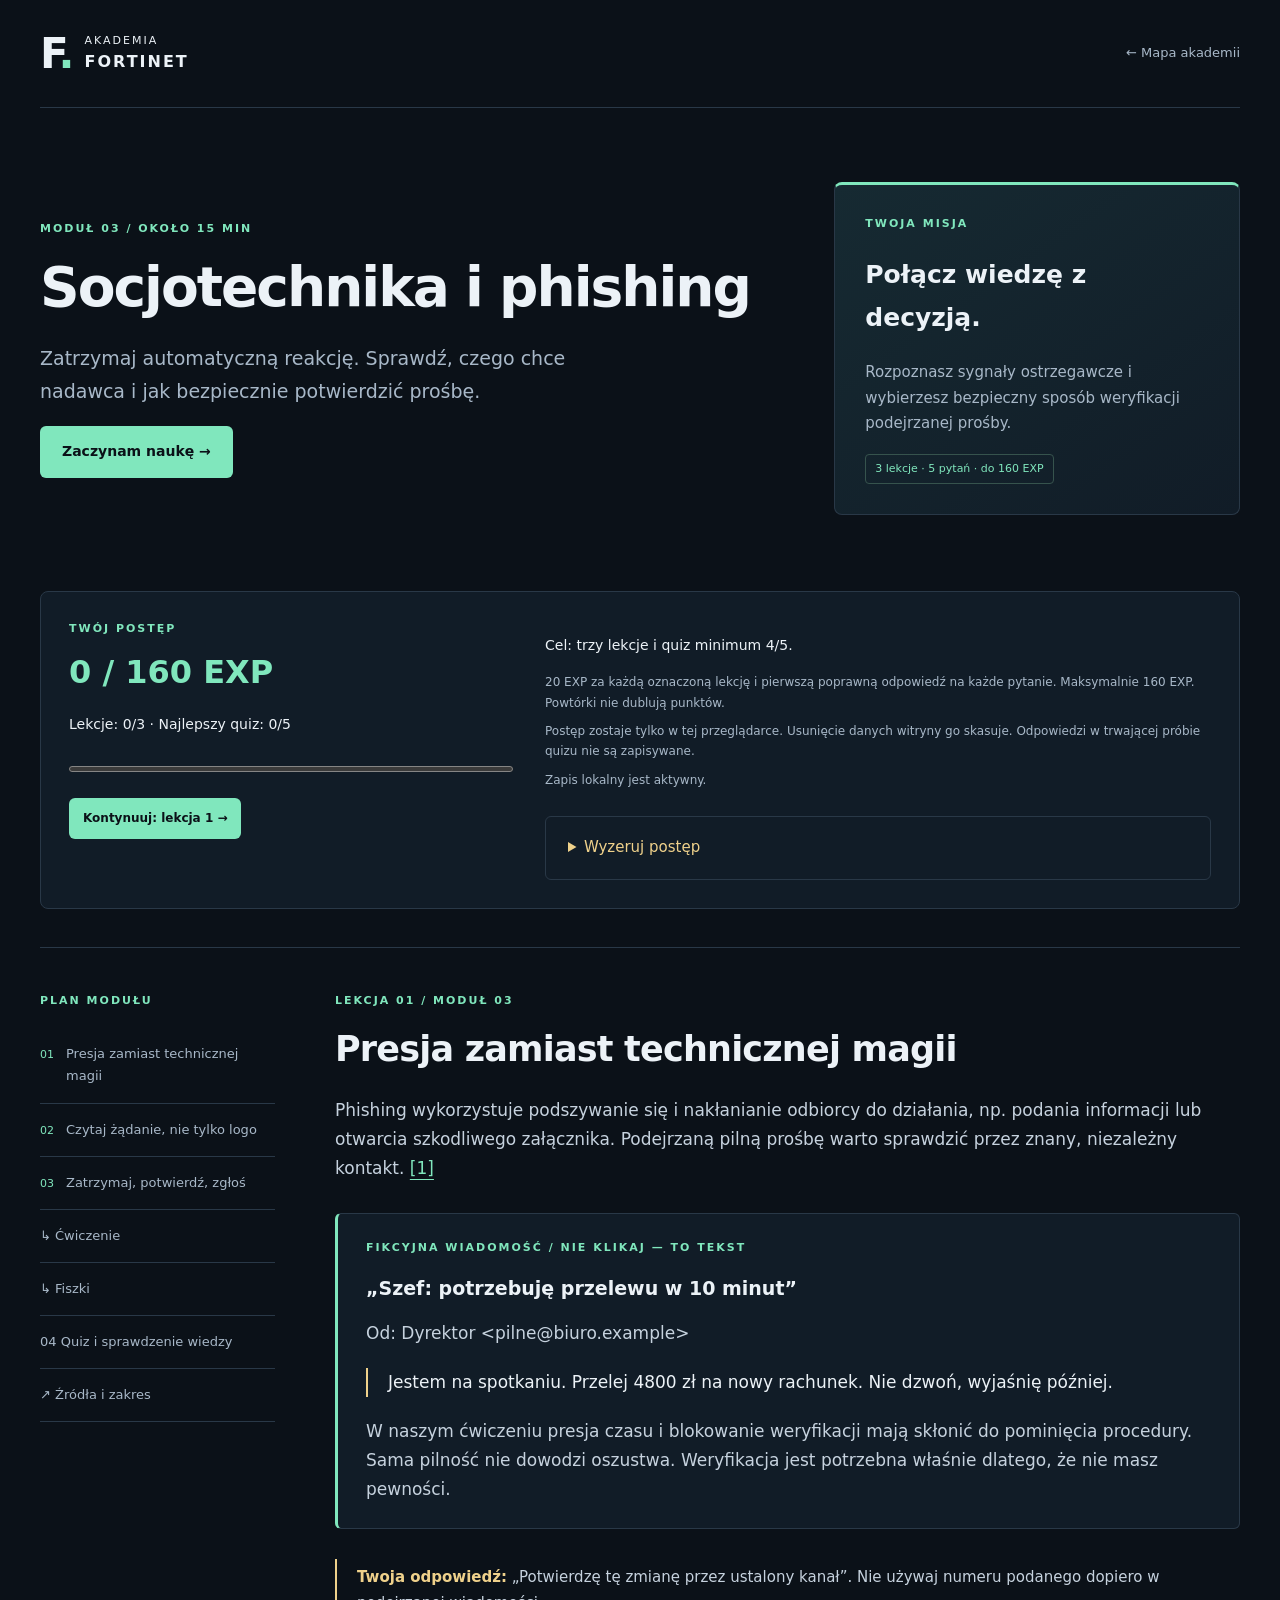
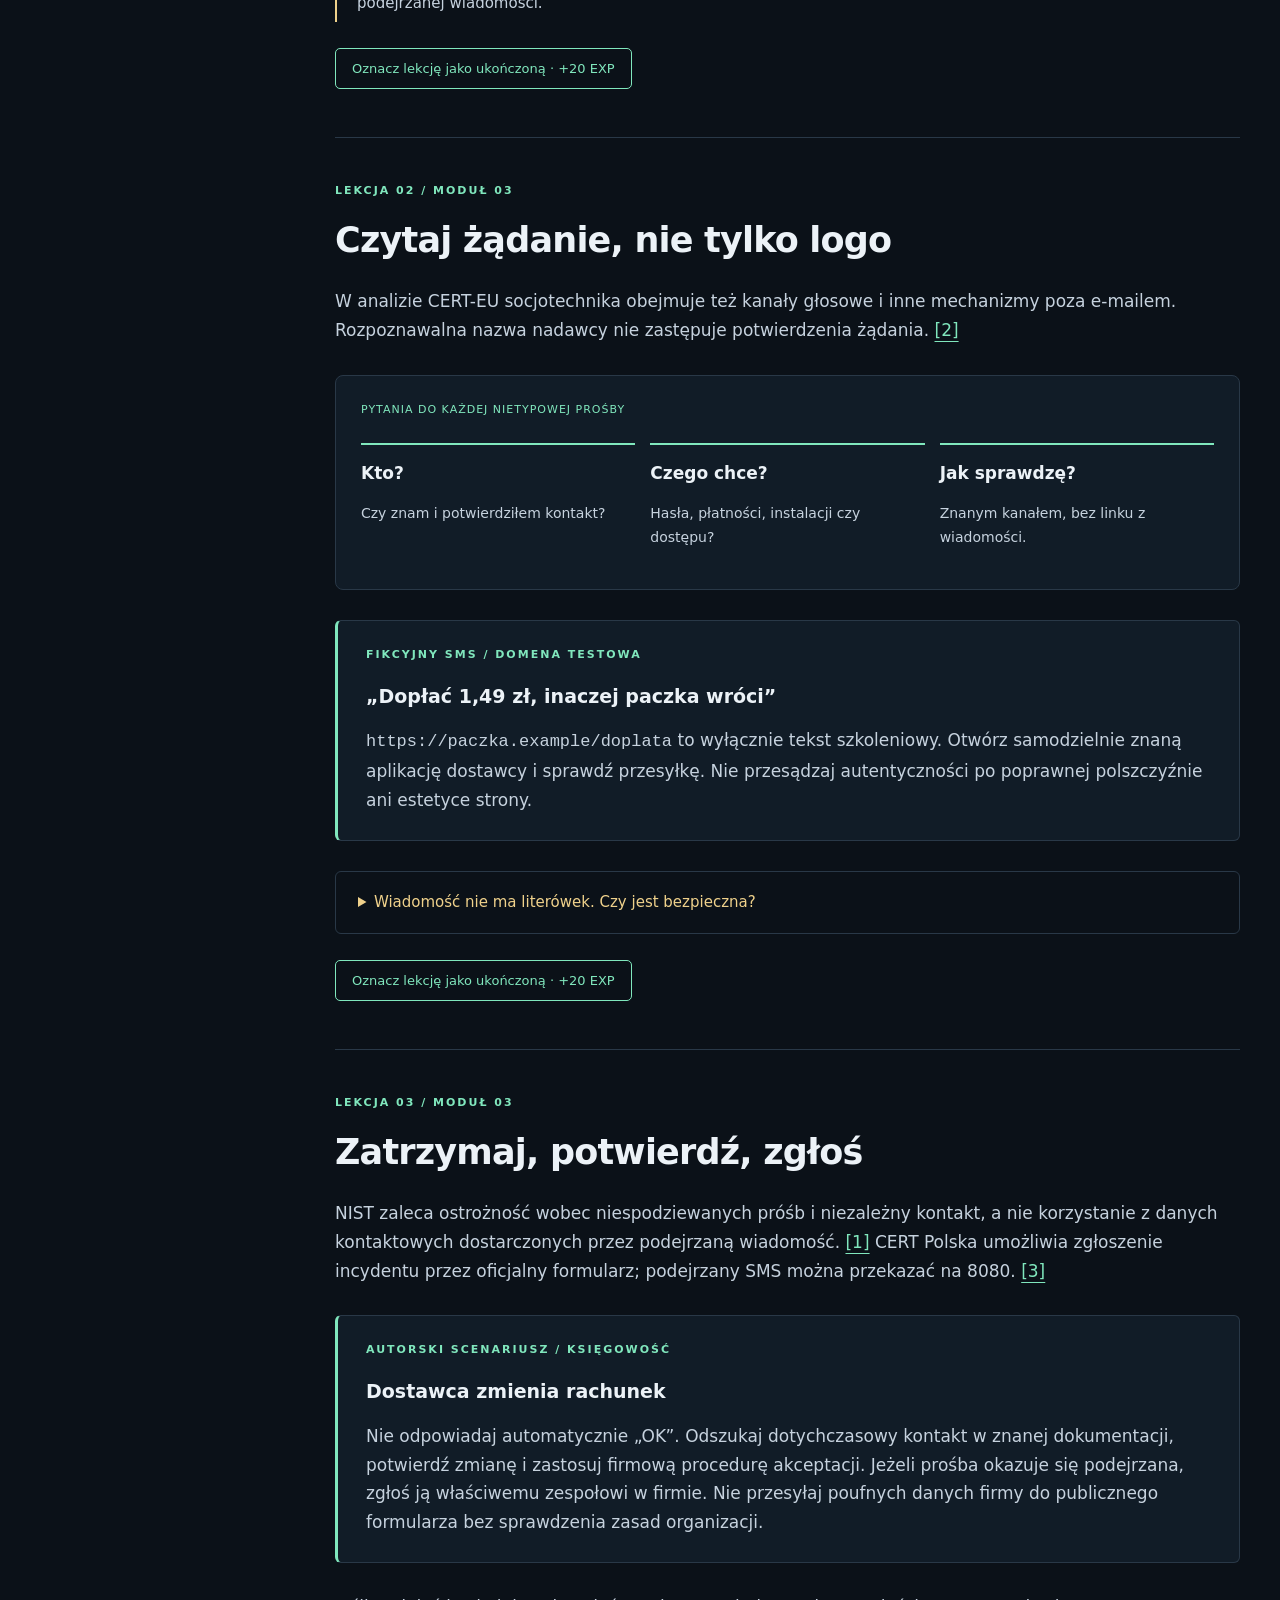
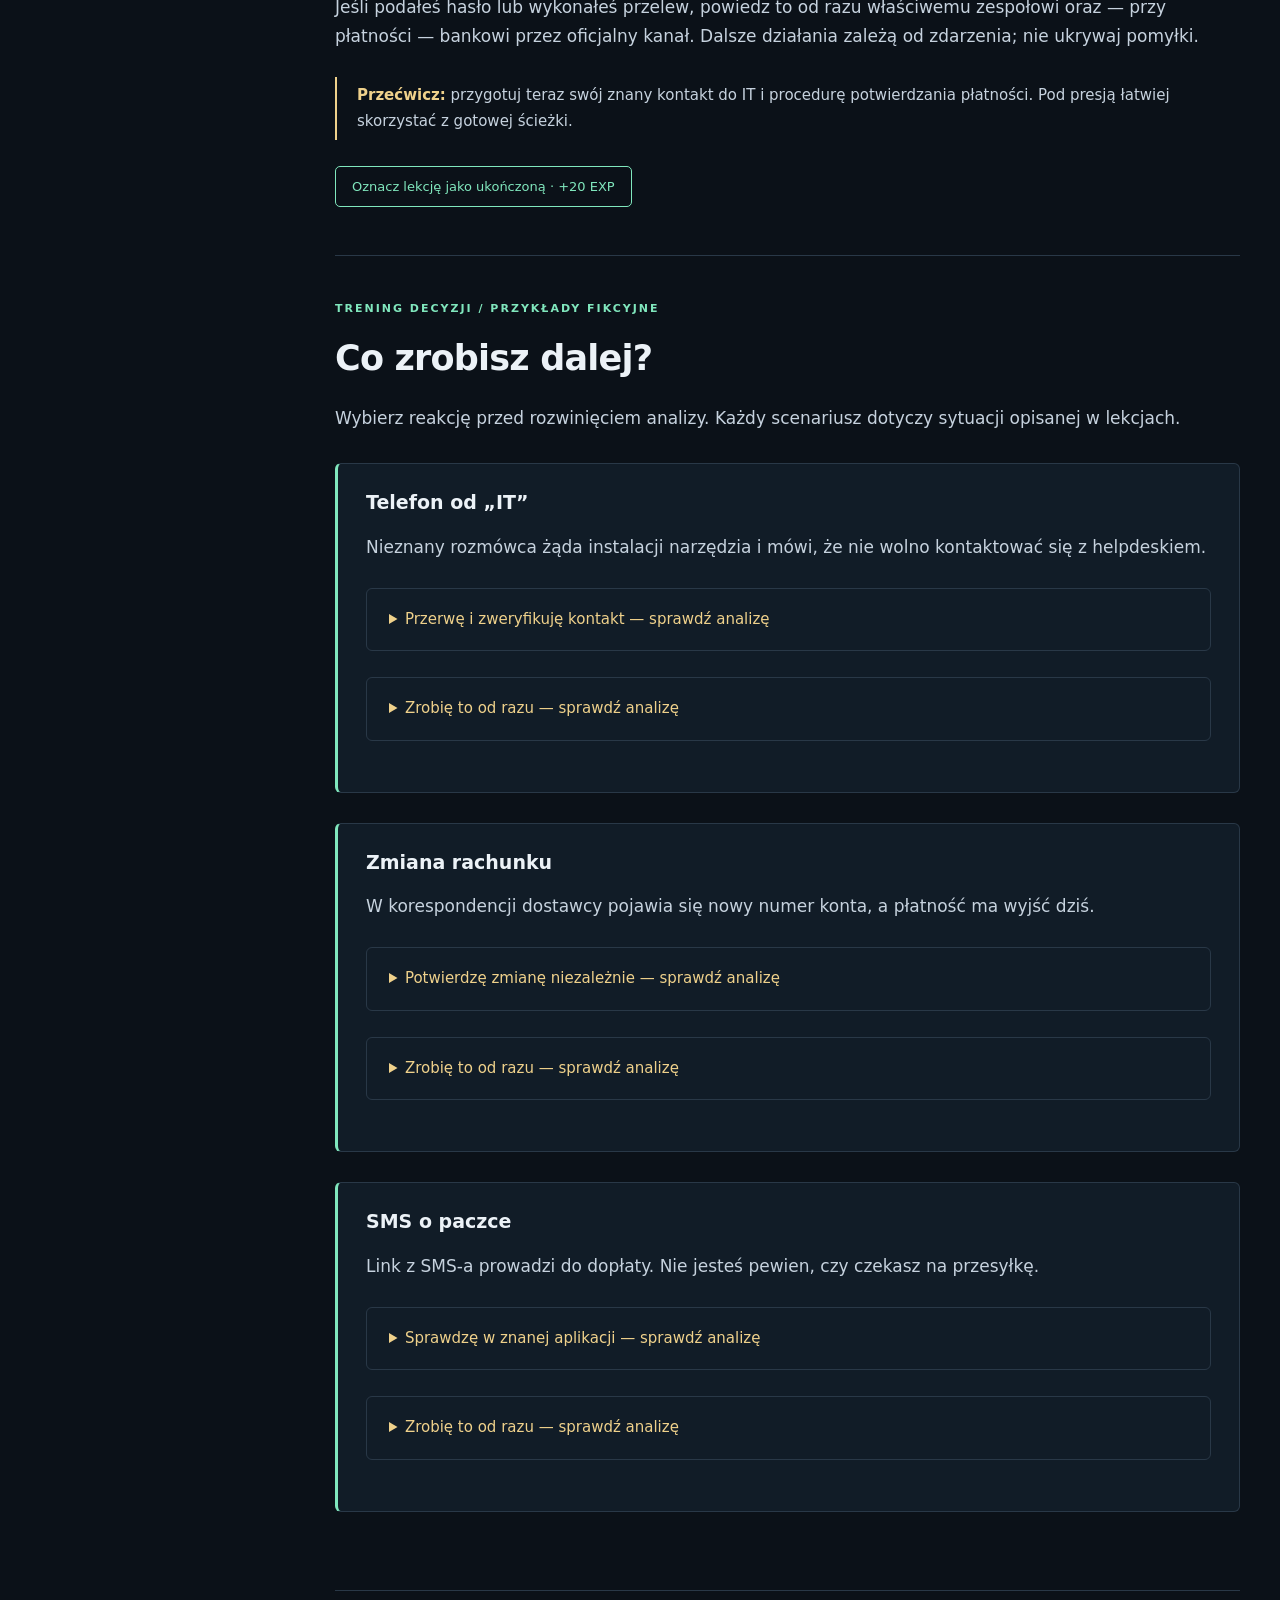
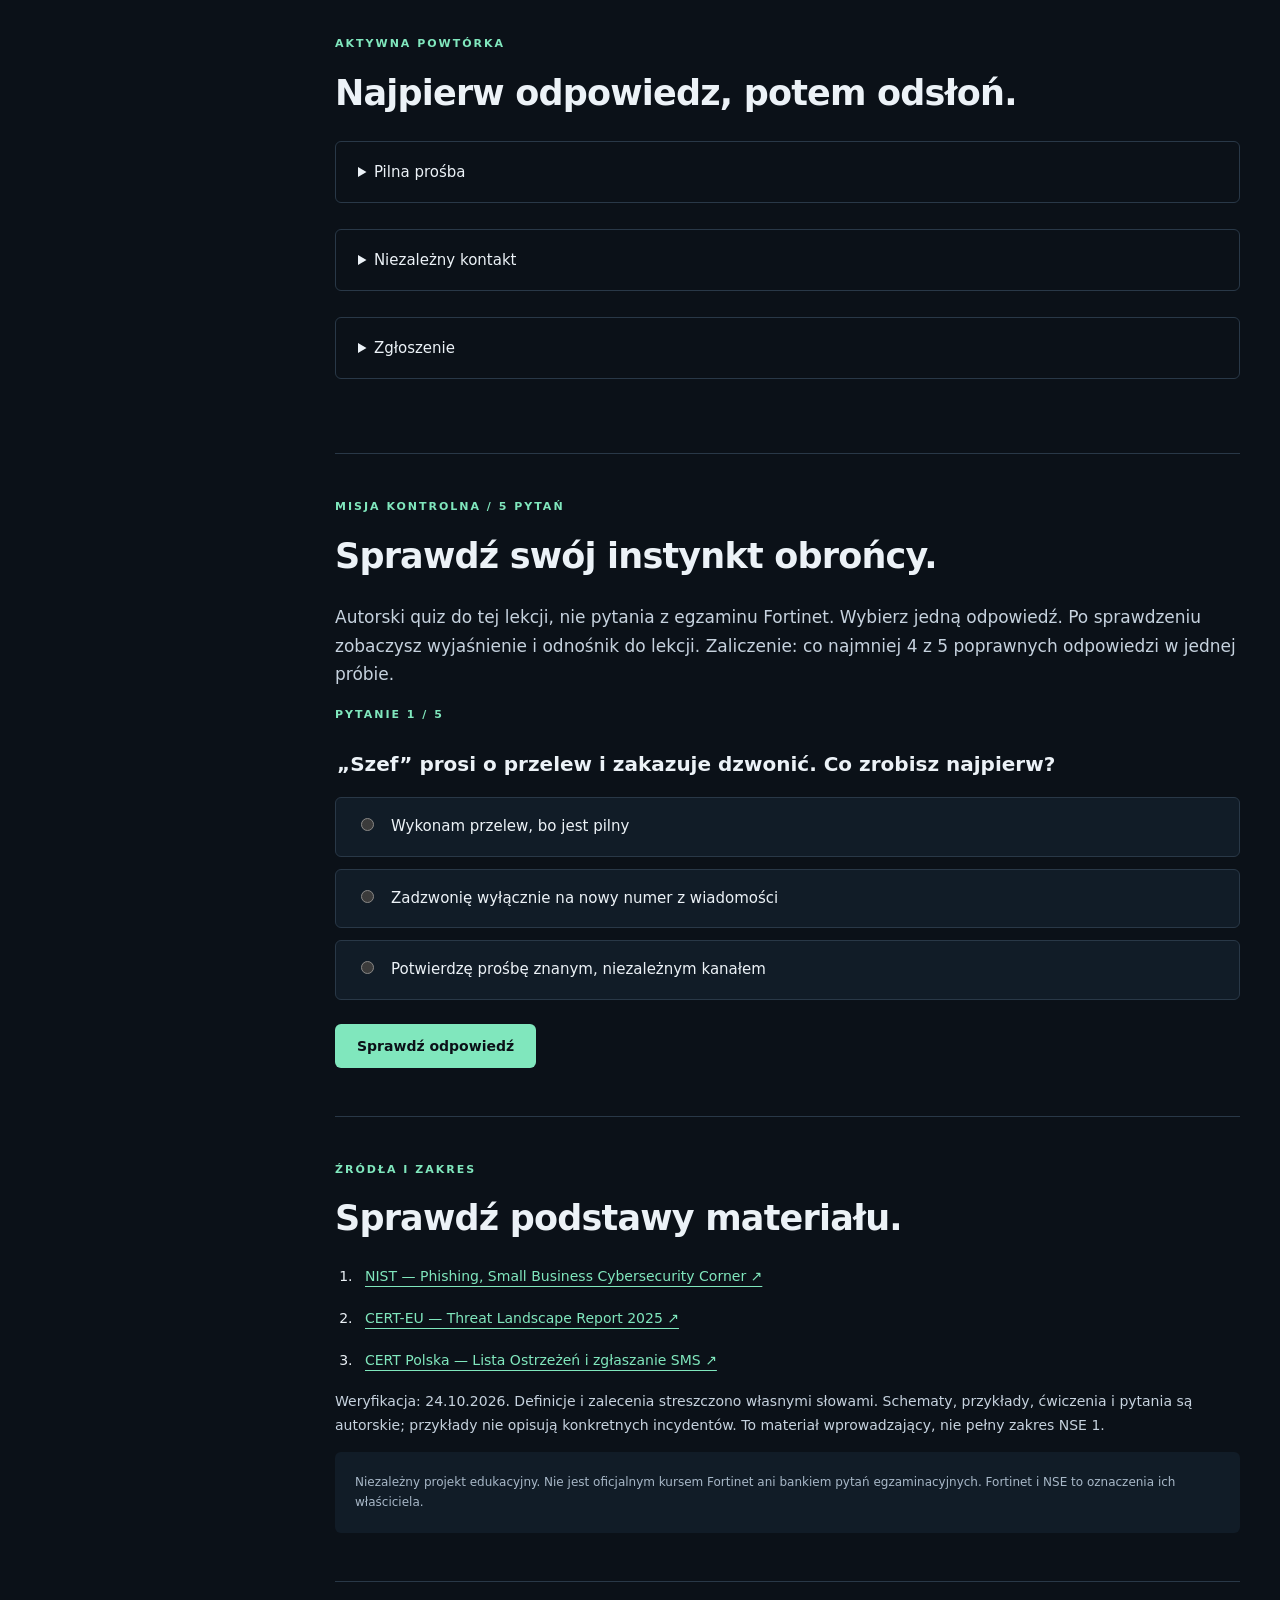
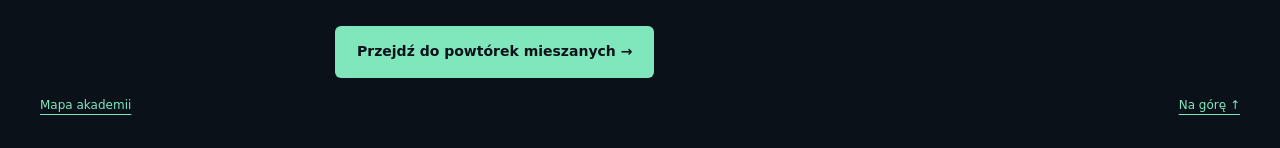
<file: fortinet-academy/socjotechnika/index.html>
<!doctype html><html lang="pl"><head><meta charset="utf-8"><meta name="viewport" content="width=device-width, initial-scale=1"><meta name="theme-color" content="#0b1118"><meta name="description" content="Zatrzymaj automatyczną reakcję. Sprawdź, czego chce nadawca i jak bezpiecznie potwierdzić prośbę."><title>Socjotechnika i phishing | Akademia Fortinet</title><link rel="stylesheet" href="../academy.css"><link rel="stylesheet" href="../progress.css"><link rel="stylesheet" href="../hub.css"><script src="../catalog.js" defer></script><script src="../progress-store.js" defer></script><script src="../academy.js" defer></script></head><body data-module="module-03"><a class="skip" href="#content">Przejdź do lekcji</a><header class="topbar wrap"><a class="brand" href="../"><span class="brand-icon">F<span>.</span></span><span>AKADEMIA<br><strong>FORTINET</strong></span></a><a class="back" href="../">← Mapa akademii</a></header><main id="content" class="wrap"><section class="hero"><div><p class="eyebrow">MODUŁ 03 / OKOŁO 15 MIN</p><h1>Socjotechnika i phishing</h1><p class="lead">Zatrzymaj automatyczną reakcję. Sprawdź, czego chce nadawca i jak bezpiecznie potwierdzić prośbę.</p><a class="button" href="#lesson-1">Zaczynam naukę →</a></div><aside class="mission"><p class="eyebrow">TWOJA MISJA</p><h2>Połącz wiedzę z decyzją.</h2><p>Rozpoznasz sygnały ostrzegawcze i wybierzesz bezpieczny sposób weryfikacji podejrzanej prośby.</p><span class="tag">3 lekcje · 5 pytań · do 160 EXP</span></aside></section><div class="course-layout"><aside class="sidebar"><nav aria-label="Lekcje modułu"><p class="eyebrow">PLAN MODUŁU</p><a href="#lesson-1"><span>01</span>Presja zamiast technicznej magii</a><a href="#lesson-2"><span>02</span>Czytaj żądanie, nie tylko logo</a><a href="#lesson-3"><span>03</span>Zatrzymaj, potwierdź, zgłoś</a><a href="#practice">↳ Ćwiczenie</a><a href="#sources">↗ Źródła i zakres</a></nav></aside><div class="lessons"><section class="lesson" id="lesson-1" aria-labelledby="title-1"><p class="eyebrow">LEKCJA 01 / MODUŁ 03</p><h2 id="title-1">Presja zamiast technicznej magii</h2><p>Phishing wykorzystuje podszywanie się i nakłanianie odbiorcy do działania, np. podania informacji lub otwarcia szkodliwego załącznika. Podejrzaną pilną prośbę warto sprawdzić przez znany, niezależny kontakt. <a href="#src-phishing">[1]</a></p><div class="example message"><p class="label">FIKCYJNA WIADOMOŚĆ / NIE KLIKAJ — TO TEKST</p><h3>„Szef: potrzebuję przelewu w 10 minut”</h3><p>Od: Dyrektor &lt;pilne@biuro.example&gt;</p><blockquote>Jestem na spotkaniu. Przelej 4800 zł na nowy rachunek. Nie dzwoń, wyjaśnię później.</blockquote><p>W naszym ćwiczeniu presja czasu i blokowanie weryfikacji mają skłonić do pominięcia procedury. Sama pilność nie dowodzi oszustwa. Weryfikacja jest potrzebna właśnie dlatego, że nie masz pewności.</p></div><p class="takeaway"><strong>Twoja odpowiedź:</strong> „Potwierdzę tę zmianę przez ustalony kanał”. Nie używaj numeru podanego dopiero w podejrzanej wiadomości.</p></section>
<section class="lesson" id="lesson-2" aria-labelledby="title-2"><p class="eyebrow">LEKCJA 02 / MODUŁ 03</p><h2 id="title-2">Czytaj żądanie, nie tylko logo</h2><p>W analizie CERT-EU socjotechnika obejmuje też kanały głosowe i inne mechanizmy poza e-mailem. Rozpoznawalna nazwa nadawcy nie zastępuje potwierdzenia żądania. <a href="#src-cert">[2]</a></p><figure class="diagram"><figcaption>PYTANIA DO KAŻDEJ NIETYPOWEJ PROŚBY</figcaption><div class="diagram-grid"><article><strong>Kto?</strong><p>Czy znam i potwierdziłem kontakt?</p></article><article><strong>Czego chce?</strong><p>Hasła, płatności, instalacji czy dostępu?</p></article><article><strong>Jak sprawdzę?</strong><p>Znanym kanałem, bez linku z wiadomości.</p></article></div></figure><div class="example"><p class="label">FIKCYJNY SMS / DOMENA TESTOWA</p><h3>„Dopłać 1,49 zł, inaczej paczka wróci”</h3><p><code>https://paczka.example/doplata</code> to wyłącznie tekst szkoleniowy. Otwórz samodzielnie znaną aplikację dostawcy i sprawdź przesyłkę. Nie przesądzaj autentyczności po poprawnej polszczyźnie ani estetyce strony.</p></div><details><summary>Wiadomość nie ma literówek. Czy jest bezpieczna?</summary><p>Brak błędów językowych nie potwierdza tożsamości nadawcy. W naszym przykładzie decyduje weryfikacja konkretnej prośby, a nie ocena stylu pisania.</p></details></section>
<section class="lesson" id="lesson-3" aria-labelledby="title-3"><p class="eyebrow">LEKCJA 03 / MODUŁ 03</p><h2 id="title-3">Zatrzymaj, potwierdź, zgłoś</h2><p>NIST zaleca ostrożność wobec niespodziewanych próśb i niezależny kontakt, a nie korzystanie z danych kontaktowych dostarczonych przez podejrzaną wiadomość. <a href="#src-phishing">[1]</a> CERT Polska umożliwia zgłoszenie incydentu przez oficjalny formularz; podejrzany SMS można przekazać na 8080. <a href="#src-certpl">[3]</a></p><div class="example"><p class="label">AUTORSKI SCENARIUSZ / KSIĘGOWOŚĆ</p><h3>Dostawca zmienia rachunek</h3><p>Nie odpowiadaj automatycznie „OK”. Odszukaj dotychczasowy kontakt w znanej dokumentacji, potwierdź zmianę i zastosuj firmową procedurę akceptacji. Jeżeli prośba okazuje się podejrzana, zgłoś ją właściwemu zespołowi w firmie. Nie przesyłaj poufnych danych firmy do publicznego formularza bez sprawdzenia zasad organizacji.</p></div><p>Jeśli podałeś hasło lub wykonałeś przelew, powiedz to od razu właściwemu zespołowi oraz — przy płatności — bankowi przez oficjalny kanał. Dalsze działania zależą od zdarzenia; nie ukrywaj pomyłki.</p><p class="takeaway"><strong>Przećwicz:</strong> przygotuj teraz swój znany kontakt do IT i procedurę potwierdzania płatności. Pod presją łatwiej skorzystać z gotowej ścieżki.</p></section><section class="lesson" id="practice"><p class="eyebrow">TRENING DECYZJI / PRZYKŁADY FIKCYJNE</p><h2>Co zrobisz dalej?</h2><p>Wybierz reakcję przed rozwinięciem analizy. Każdy scenariusz dotyczy sytuacji opisanej w lekcjach.</p><article class="example"><h3>Telefon od „IT”</h3><p>Nieznany rozmówca żąda instalacji narzędzia i mówi, że nie wolno kontaktować się z helpdeskiem.</p><details><summary>Przerwę i zweryfikuję kontakt — sprawdź analizę</summary><p>Zweryfikuj przez wcześniej znany numer helpdesku. Nie wykonuj nietypowego polecenia tylko na podstawie deklarowanej roli.</p></details><details><summary>Zrobię to od razu — sprawdź analizę</summary><p>To pomija niezależną weryfikację i jest ryzykowną decyzją w tym scenariuszu. Zweryfikuj przez wcześniej znany numer helpdesku. Nie wykonuj nietypowego polecenia tylko na podstawie deklarowanej roli.</p></details></article><article class="example"><h3>Zmiana rachunku</h3><p>W korespondencji dostawcy pojawia się nowy numer konta, a płatność ma wyjść dziś.</p><details><summary>Potwierdzę zmianę niezależnie — sprawdź analizę</summary><p>Użyj znanego kontaktu i firmowej ścieżki akceptacji. Nie zakładaj, że wygląd wątku potwierdza zmianę.</p></details><details><summary>Zrobię to od razu — sprawdź analizę</summary><p>To pomija niezależną weryfikację i jest ryzykowną decyzją w tym scenariuszu. Użyj znanego kontaktu i firmowej ścieżki akceptacji. Nie zakładaj, że wygląd wątku potwierdza zmianę.</p></details></article><article class="example"><h3>SMS o paczce</h3><p>Link z SMS-a prowadzi do dopłaty. Nie jesteś pewien, czy czekasz na przesyłkę.</p><details><summary>Sprawdzę w znanej aplikacji — sprawdź analizę</summary><p>Otwórz aplikację niezależnie od wiadomości. Mała kwota nie potwierdza wiarygodności żądania.</p></details><details><summary>Zrobię to od razu — sprawdź analizę</summary><p>To pomija niezależną weryfikację i jest ryzykowną decyzją w tym scenariuszu. Otwórz aplikację niezależnie od wiadomości. Mała kwota nie potwierdza wiarygodności żądania.</p></details></article></section><section class="lesson" id="flashcards"><p class="eyebrow">AKTYWNA POWTÓRKA</p><h2>Najpierw odpowiedz, potem odsłoń.</h2><details class="flashcard"><summary>Pilna prośba</summary><p>Pilność jest sygnałem do zatrzymania i weryfikacji, nie samodzielnym dowodem oszustwa.</p></details><details class="flashcard"><summary>Niezależny kontakt</summary><p>Użyj wcześniej znanego numeru lub oficjalnej aplikacji, nie kontaktu dołączonego do podejrzanej prośby.</p></details><details class="flashcard"><summary>Zgłoszenie</summary><p>W pracy zastosuj firmową procedurę. Oficjalny formularz CERT Polska jest pod adresem incydent.cert.pl.</p></details></section><section class="lesson" id="quiz" aria-labelledby="quiz-title">
          <p class="eyebrow">MISJA KONTROLNA / 5 PYTAŃ</p><h2 id="quiz-title">Sprawdź swój instynkt obrońcy.</h2>
          <p>Autorski quiz do tej lekcji, nie pytania z egzaminu Fortinet. Wybierz jedną odpowiedź. Po sprawdzeniu zobaczysz wyjaśnienie i odnośnik do lekcji. Zaliczenie: co najmniej 4 z 5 poprawnych odpowiedzi w jednej próbie.</p>
          <div id="quiz-app" hidden>
            <p class="label" id="quiz-counter"></p>
            <form id="quiz-form"><fieldset id="quiz-fieldset"><legend id="quiz-question" tabindex="-1"></legend><div id="quiz-options"></div></fieldset><button class="button" id="quiz-check" type="submit">Sprawdź odpowiedź</button></form>
            <div id="quiz-feedback" role="status" aria-live="polite" aria-atomic="true"></div>
            <button class="button" id="quiz-next" type="button" hidden>Następne pytanie →</button>
            <div id="quiz-result" hidden tabindex="-1"><h3 id="quiz-result-title"></h3><p id="quiz-result-text"></p><button class="button" id="quiz-retry" type="button">Spróbuj ponownie</button></div>
          </div>
          <noscript><p>Quiz i punkty wymagają JavaScript. Możesz nadal korzystać z lekcji, schematu i ćwiczeń powyżej.</p></noscript>
        </section><section class="lesson sources" id="sources"><p class="eyebrow">ŹRÓDŁA I ZAKRES</p><h2>Sprawdź podstawy materiału.</h2><ol><li id="src-phishing"><a href="https://www.nist.gov/itl/smallbusinesscyber/guidance-topic/phishing">NIST — Phishing, Small Business Cybersecurity Corner ↗</a></li><li id="src-cert"><a href="https://cert.europa.eu/publications/threat-intelligence/tlr2025">CERT-EU — Threat Landscape Report 2025 ↗</a></li><li id="src-certpl"><a href="https://cert.pl/lista-ostrzezen/">CERT Polska — Lista Ostrzeżeń i zgłaszanie SMS ↗</a></li></ol><p>Weryfikacja: <time datetime="2026-10-24">24.10.2026</time>. Definicje i zalecenia streszczono własnymi słowami. Schematy, przykłady, ćwiczenia i pytania są autorskie; przykłady nie opisują konkretnych incydentów. To materiał wprowadzający, nie pełny zakres NSE 1.</p><div class="disclaimer">Niezależny projekt edukacyjny. Nie jest oficjalnym kursem Fortinet ani bankiem pytań egzaminacyjnych. Fortinet i NSE to oznaczenia ich właściciela.</div></section><p><a class="button" href="../#review">Przejdź do powtórek mieszanych →</a></p></div></div></main><footer class="wrap footer"><a href="../">Mapa akademii</a><a href="#content">Na górę ↑</a></footer></body></html>
</file>
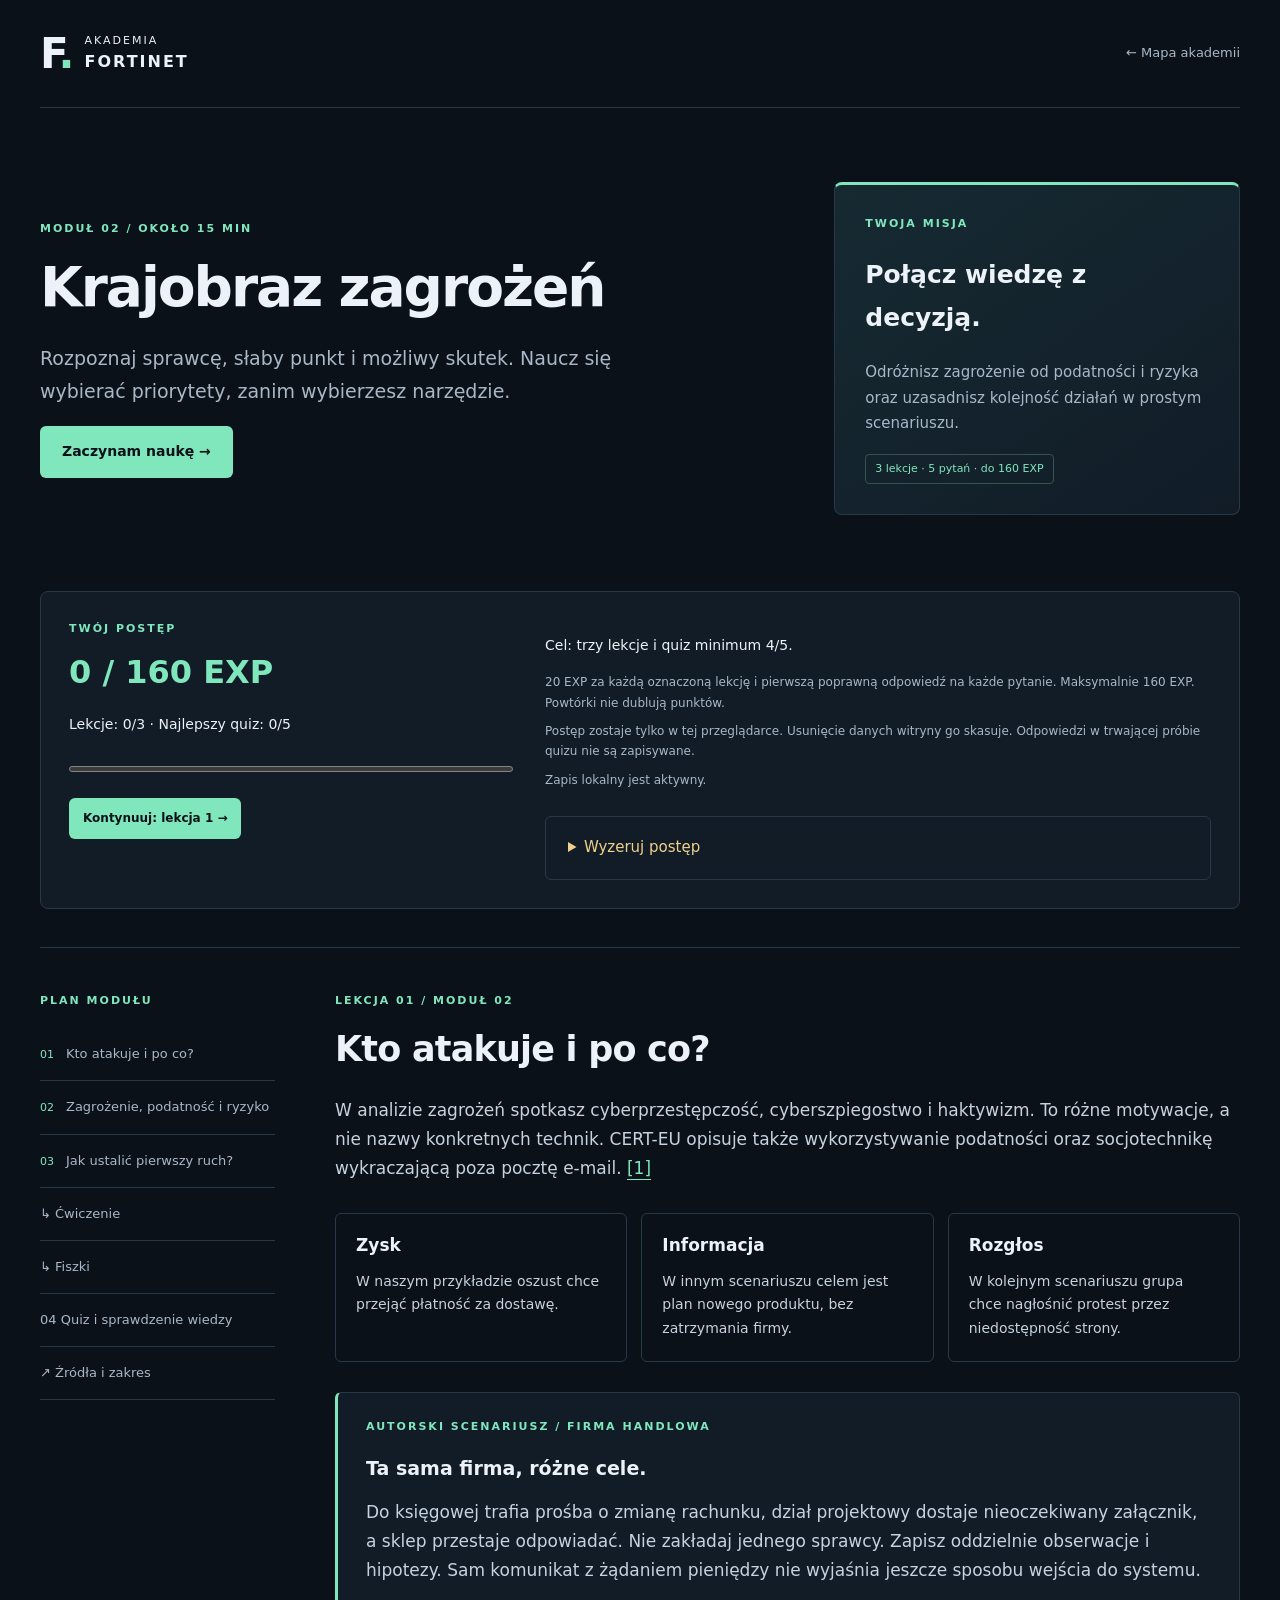
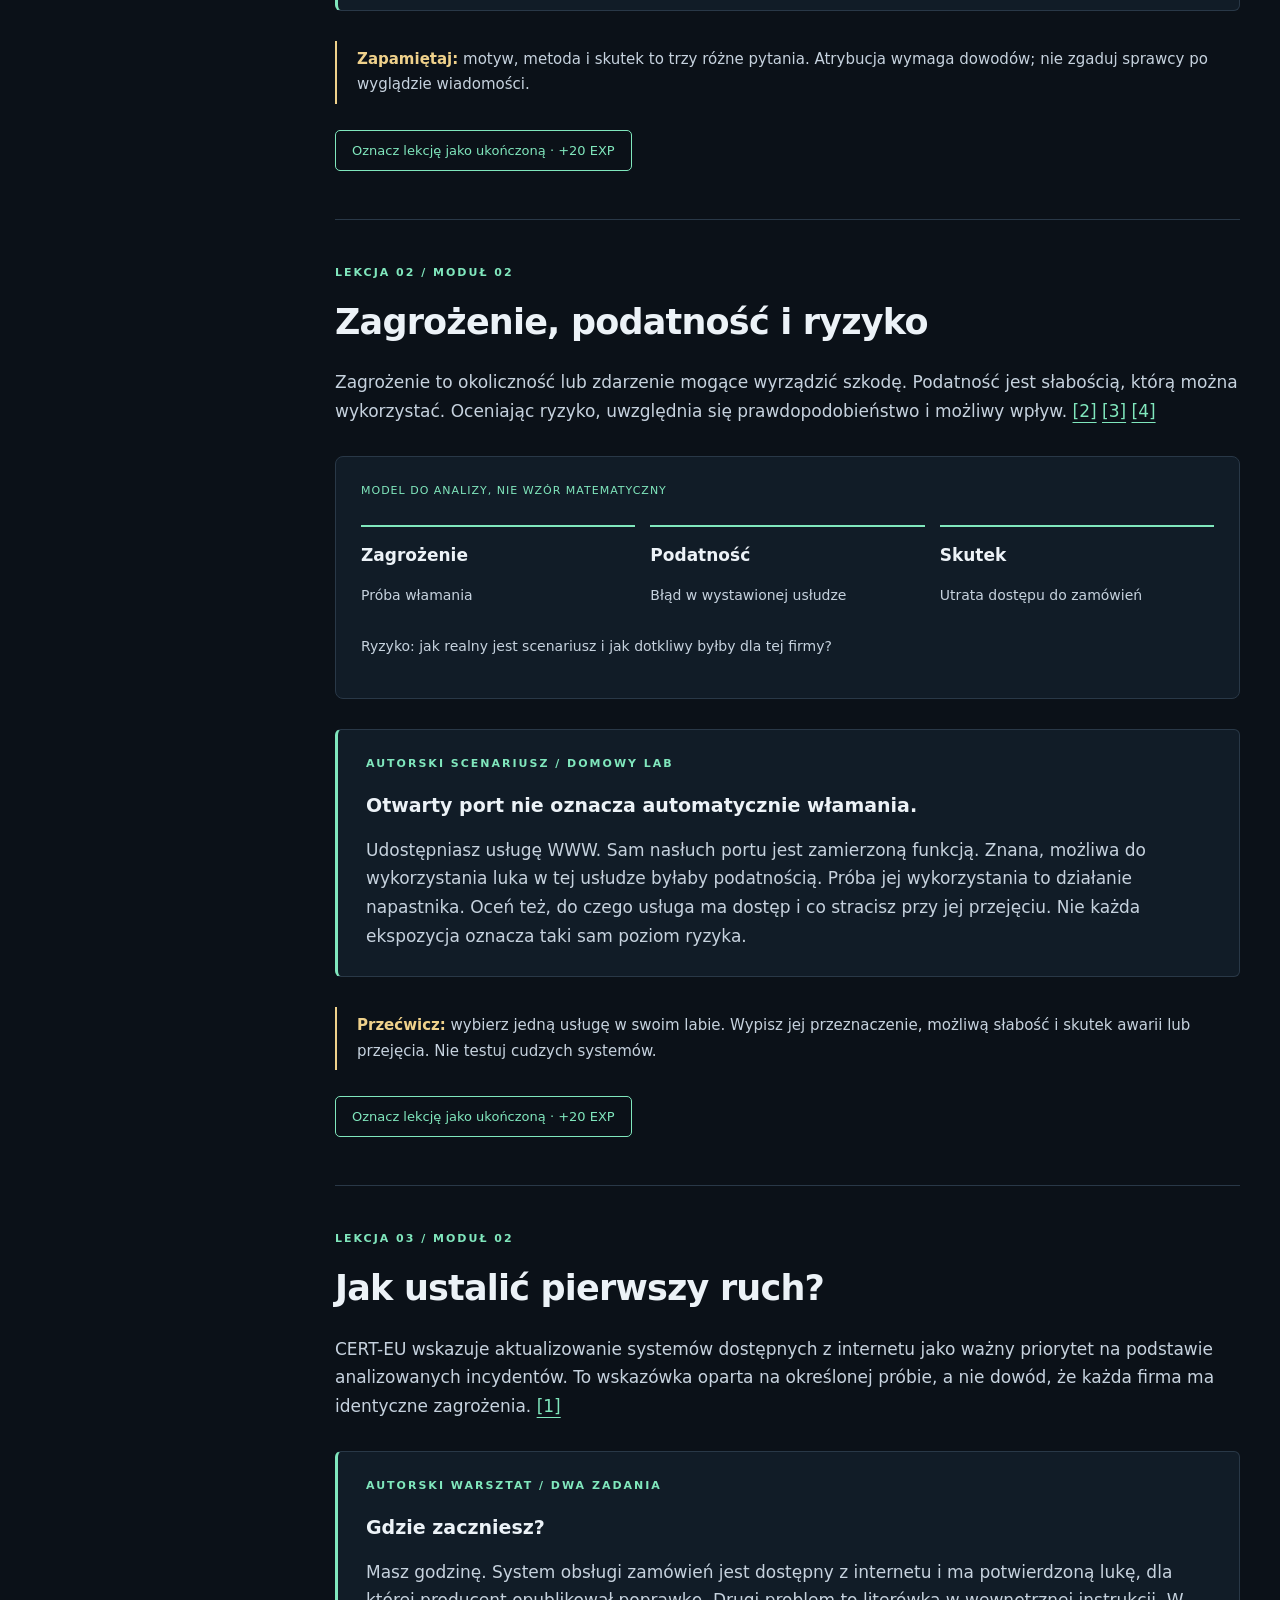
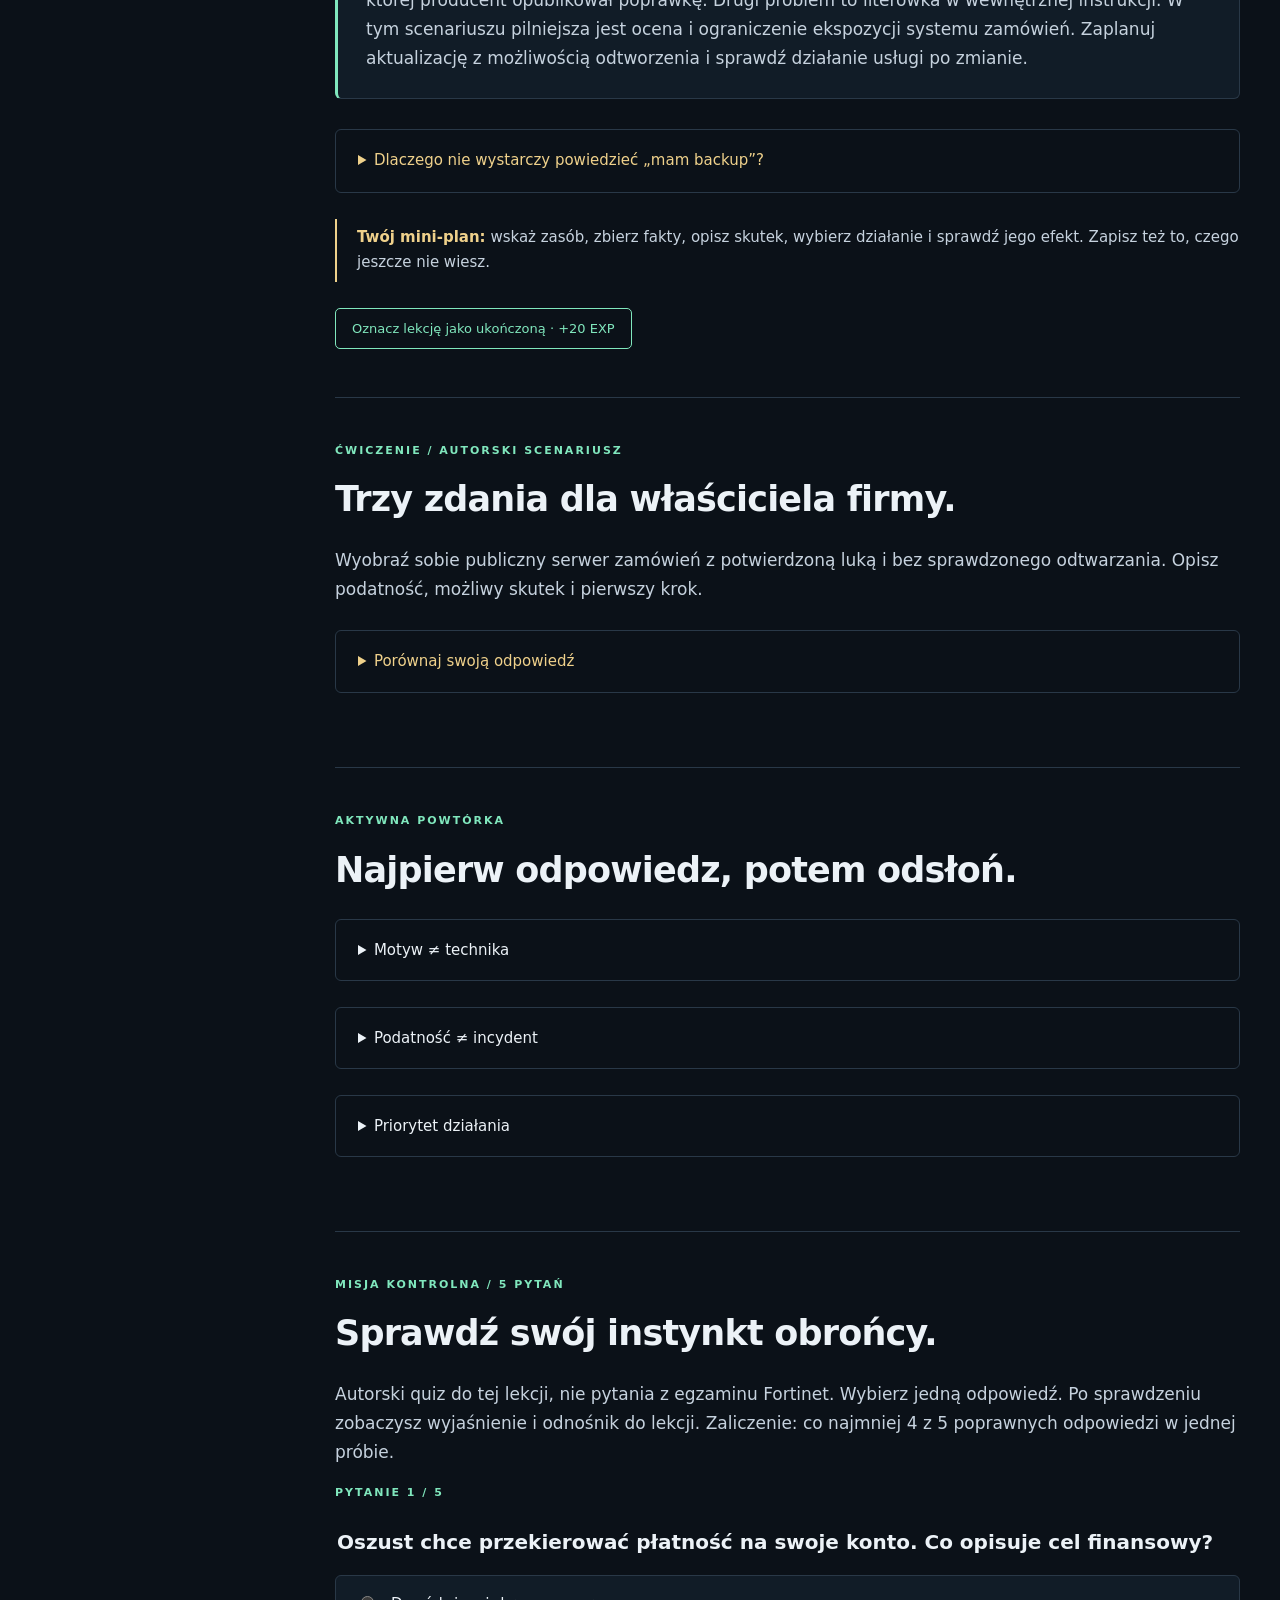
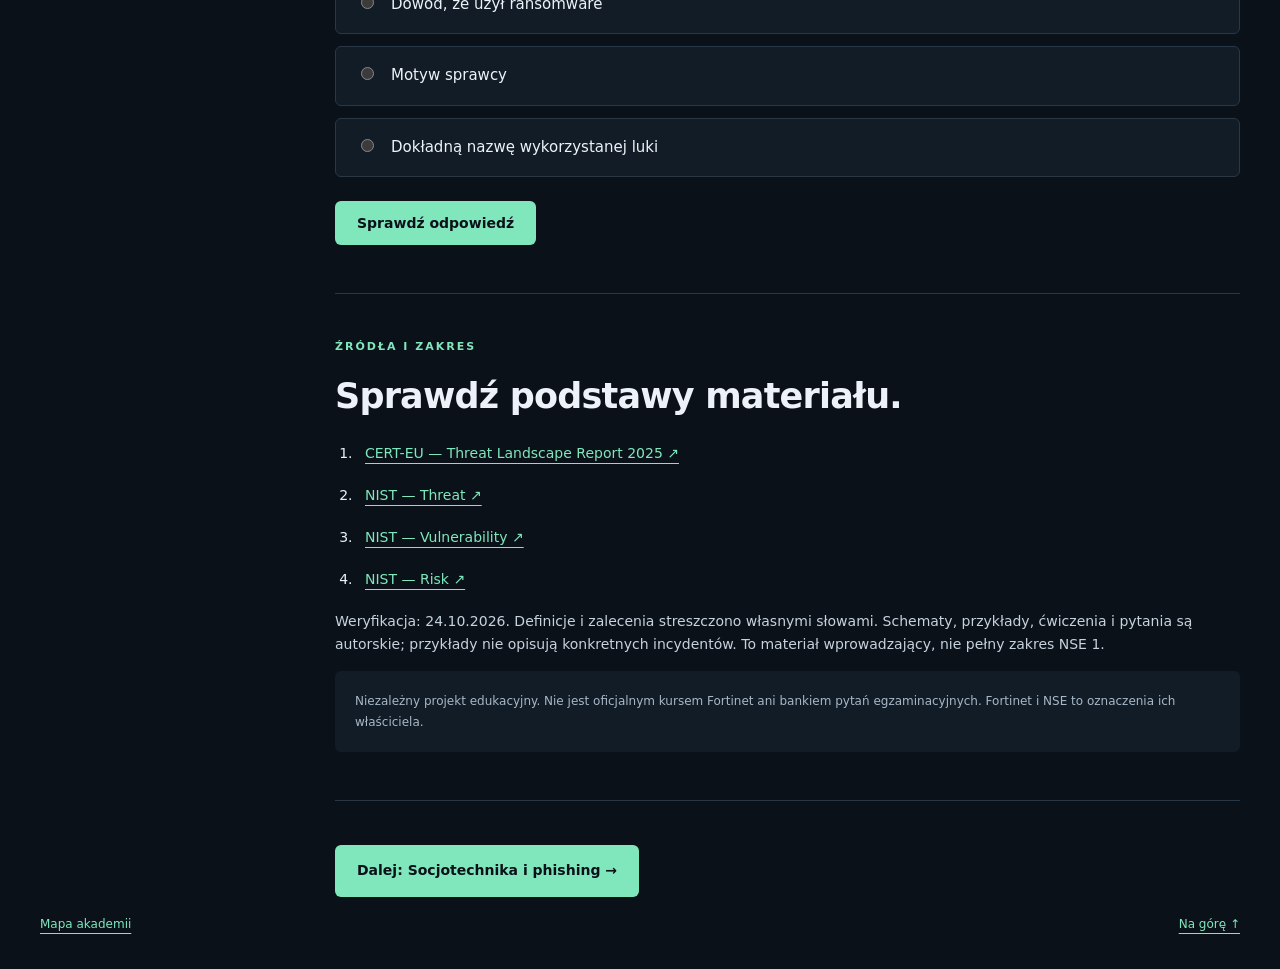
<file: fortinet-academy/zagrozenia/index.html>
<!doctype html><html lang="pl"><head><meta charset="utf-8"><meta name="viewport" content="width=device-width, initial-scale=1"><meta name="theme-color" content="#0b1118"><meta name="description" content="Rozpoznaj sprawcę, słaby punkt i możliwy skutek. Naucz się wybierać priorytety, zanim wybierzesz narzędzie."><title>Krajobraz zagrożeń | Akademia Fortinet</title><link rel="stylesheet" href="../academy.css"><link rel="stylesheet" href="../progress.css"><link rel="stylesheet" href="../hub.css"><script src="../catalog.js" defer></script><script src="../progress-store.js" defer></script><script src="../academy.js" defer></script></head><body data-module="module-02"><a class="skip" href="#content">Przejdź do lekcji</a><header class="topbar wrap"><a class="brand" href="../"><span class="brand-icon">F<span>.</span></span><span>AKADEMIA<br><strong>FORTINET</strong></span></a><a class="back" href="../">← Mapa akademii</a></header><main id="content" class="wrap"><section class="hero"><div><p class="eyebrow">MODUŁ 02 / OKOŁO 15 MIN</p><h1>Krajobraz zagrożeń</h1><p class="lead">Rozpoznaj sprawcę, słaby punkt i możliwy skutek. Naucz się wybierać priorytety, zanim wybierzesz narzędzie.</p><a class="button" href="#lesson-1">Zaczynam naukę →</a></div><aside class="mission"><p class="eyebrow">TWOJA MISJA</p><h2>Połącz wiedzę z decyzją.</h2><p>Odróżnisz zagrożenie od podatności i ryzyka oraz uzasadnisz kolejność działań w prostym scenariuszu.</p><span class="tag">3 lekcje · 5 pytań · do 160 EXP</span></aside></section><div class="course-layout"><aside class="sidebar"><nav aria-label="Lekcje modułu"><p class="eyebrow">PLAN MODUŁU</p><a href="#lesson-1"><span>01</span>Kto atakuje i po co?</a><a href="#lesson-2"><span>02</span>Zagrożenie, podatność i ryzyko</a><a href="#lesson-3"><span>03</span>Jak ustalić pierwszy ruch?</a><a href="#practice">↳ Ćwiczenie</a><a href="#sources">↗ Źródła i zakres</a></nav></aside><div class="lessons"><section class="lesson" id="lesson-1" aria-labelledby="title-1"><p class="eyebrow">LEKCJA 01 / MODUŁ 02</p><h2 id="title-1">Kto atakuje i po co?</h2><p>W analizie zagrożeń spotkasz cyberprzestępczość, cyberszpiegostwo i haktywizm. To różne motywacje, a nie nazwy konkretnych technik. CERT-EU opisuje także wykorzystywanie podatności oraz socjotechnikę wykraczającą poza pocztę e-mail. <a href="#src-cert">[1]</a></p><div class="impact-grid"><article><h3>Zysk</h3><p>W naszym przykładzie oszust chce przejąć płatność za dostawę.</p></article><article><h3>Informacja</h3><p>W innym scenariuszu celem jest plan nowego produktu, bez zatrzymania firmy.</p></article><article><h3>Rozgłos</h3><p>W kolejnym scenariuszu grupa chce nagłośnić protest przez niedostępność strony.</p></article></div><div class="example"><p class="label">AUTORSKI SCENARIUSZ / FIRMA HANDLOWA</p><h3>Ta sama firma, różne cele.</h3><p>Do księgowej trafia prośba o zmianę rachunku, dział projektowy dostaje nieoczekiwany załącznik, a sklep przestaje odpowiadać. Nie zakładaj jednego sprawcy. Zapisz oddzielnie obserwacje i hipotezy. Sam komunikat z żądaniem pieniędzy nie wyjaśnia jeszcze sposobu wejścia do systemu.</p></div><p class="takeaway"><strong>Zapamiętaj:</strong> motyw, metoda i skutek to trzy różne pytania. Atrybucja wymaga dowodów; nie zgaduj sprawcy po wyglądzie wiadomości.</p></section>
<section class="lesson" id="lesson-2" aria-labelledby="title-2"><p class="eyebrow">LEKCJA 02 / MODUŁ 02</p><h2 id="title-2">Zagrożenie, podatność i ryzyko</h2><p>Zagrożenie to okoliczność lub zdarzenie mogące wyrządzić szkodę. Podatność jest słabością, którą można wykorzystać. Oceniając ryzyko, uwzględnia się prawdopodobieństwo i możliwy wpływ. <a href="#src-threat">[2]</a> <a href="#src-vulnerability">[3]</a> <a href="#src-risk">[4]</a></p><figure class="diagram"><figcaption>MODEL DO ANALIZY, NIE WZÓR MATEMATYCZNY</figcaption><div class="diagram-grid"><article><strong>Zagrożenie</strong><p>Próba włamania</p></article><article><strong>Podatność</strong><p>Błąd w wystawionej usłudze</p></article><article><strong>Skutek</strong><p>Utrata dostępu do zamówień</p></article></div><p>Ryzyko: jak realny jest scenariusz i jak dotkliwy byłby dla tej firmy?</p></figure><div class="example"><p class="label">AUTORSKI SCENARIUSZ / DOMOWY LAB</p><h3>Otwarty port nie oznacza automatycznie włamania.</h3><p>Udostępniasz usługę WWW. Sam nasłuch portu jest zamierzoną funkcją. Znana, możliwa do wykorzystania luka w tej usłudze byłaby podatnością. Próba jej wykorzystania to działanie napastnika. Oceń też, do czego usługa ma dostęp i co stracisz przy jej przejęciu. Nie każda ekspozycja oznacza taki sam poziom ryzyka.</p></div><p class="takeaway"><strong>Przećwicz:</strong> wybierz jedną usługę w swoim labie. Wypisz jej przeznaczenie, możliwą słabość i skutek awarii lub przejęcia. Nie testuj cudzych systemów.</p></section>
<section class="lesson" id="lesson-3" aria-labelledby="title-3"><p class="eyebrow">LEKCJA 03 / MODUŁ 02</p><h2 id="title-3">Jak ustalić pierwszy ruch?</h2><p>CERT-EU wskazuje aktualizowanie systemów dostępnych z internetu jako ważny priorytet na podstawie analizowanych incydentów. To wskazówka oparta na określonej próbie, a nie dowód, że każda firma ma identyczne zagrożenia. <a href="#src-cert">[1]</a></p><div class="example"><p class="label">AUTORSKI WARSZTAT / DWA ZADANIA</p><h3>Gdzie zaczniesz?</h3><p>Masz godzinę. System obsługi zamówień jest dostępny z internetu i ma potwierdzoną lukę, dla której producent opublikował poprawkę. Drugi problem to literówka w wewnętrznej instrukcji. W tym scenariuszu pilniejsza jest ocena i ograniczenie ekspozycji systemu zamówień. Zaplanuj aktualizację z możliwością odtworzenia i sprawdź działanie usługi po zmianie.</p></div><details><summary>Dlaczego nie wystarczy powiedzieć „mam backup”?</summary><p>Backup pomaga odzyskać dane lub usługę. Nie cofa ujawnienia tajemnicy i nie usuwa przyczyny włamania. Wróć do trzech filarów CIA. Ochrona, wykrywanie i odtwarzanie pełnią różne role w naszym scenariuszu.</p></details><p class="takeaway"><strong>Twój mini-plan:</strong> wskaż zasób, zbierz fakty, opisz skutek, wybierz działanie i sprawdź jego efekt. Zapisz też to, czego jeszcze nie wiesz.</p></section><section class="lesson" id="practice"><p class="eyebrow">ĆWICZENIE / AUTORSKI SCENARIUSZ</p><h2>Trzy zdania dla właściciela firmy.</h2><p>Wyobraź sobie publiczny serwer zamówień z potwierdzoną luką i bez sprawdzonego odtwarzania. Opisz podatność, możliwy skutek i pierwszy krok.</p><details><summary>Porównaj swoją odpowiedź</summary><p>Podatnością jest słabość usługi. Skutkiem może być utrata dostępu lub naruszenie danych, zależnie od możliwości wykorzystania luki. Pierwszy krok: ocena ekspozycji i ograniczenie ryzyka, a następnie bezpiecznie zaplanowana aktualizacja i sprawdzenie odtwarzania. Samo istnienie luki nie dowodzi włamania.</p></details></section><section class="lesson" id="flashcards"><p class="eyebrow">AKTYWNA POWTÓRKA</p><h2>Najpierw odpowiedz, potem odsłoń.</h2><details class="flashcard"><summary>Motyw ≠ technika</summary><p>Cel finansowy nie mówi, czy sprawca użył phishingu, luki czy skradzionego konta.</p></details><details class="flashcard"><summary>Podatność ≠ incydent</summary><p>Słabość może istnieć bez potwierdzonego wykorzystania. Oddziel obserwacje od hipotez.</p></details><details class="flashcard"><summary>Priorytet działania</summary><p>Rozważ prawdopodobieństwo, wpływ i ekspozycję konkretnego zasobu. Nie kieruj się wyłącznie głośnym nagłówkiem.</p></details></section><section class="lesson" id="quiz" aria-labelledby="quiz-title">
          <p class="eyebrow">MISJA KONTROLNA / 5 PYTAŃ</p><h2 id="quiz-title">Sprawdź swój instynkt obrońcy.</h2>
          <p>Autorski quiz do tej lekcji, nie pytania z egzaminu Fortinet. Wybierz jedną odpowiedź. Po sprawdzeniu zobaczysz wyjaśnienie i odnośnik do lekcji. Zaliczenie: co najmniej 4 z 5 poprawnych odpowiedzi w jednej próbie.</p>
          <div id="quiz-app" hidden>
            <p class="label" id="quiz-counter"></p>
            <form id="quiz-form"><fieldset id="quiz-fieldset"><legend id="quiz-question" tabindex="-1"></legend><div id="quiz-options"></div></fieldset><button class="button" id="quiz-check" type="submit">Sprawdź odpowiedź</button></form>
            <div id="quiz-feedback" role="status" aria-live="polite" aria-atomic="true"></div>
            <button class="button" id="quiz-next" type="button" hidden>Następne pytanie →</button>
            <div id="quiz-result" hidden tabindex="-1"><h3 id="quiz-result-title"></h3><p id="quiz-result-text"></p><button class="button" id="quiz-retry" type="button">Spróbuj ponownie</button></div>
          </div>
          <noscript><p>Quiz i punkty wymagają JavaScript. Możesz nadal korzystać z lekcji, schematu i ćwiczeń powyżej.</p></noscript>
        </section><section class="lesson sources" id="sources"><p class="eyebrow">ŹRÓDŁA I ZAKRES</p><h2>Sprawdź podstawy materiału.</h2><ol><li id="src-cert"><a href="https://cert.europa.eu/publications/threat-intelligence/tlr2025">CERT-EU — Threat Landscape Report 2025 ↗</a></li><li id="src-threat"><a href="https://csrc.nist.gov/glossary/term/threat">NIST — Threat ↗</a></li><li id="src-vulnerability"><a href="https://csrc.nist.gov/glossary/term/vulnerability">NIST — Vulnerability ↗</a></li><li id="src-risk"><a href="https://csrc.nist.gov/glossary/term/risk">NIST — Risk ↗</a></li></ol><p>Weryfikacja: <time datetime="2026-10-24">24.10.2026</time>. Definicje i zalecenia streszczono własnymi słowami. Schematy, przykłady, ćwiczenia i pytania są autorskie; przykłady nie opisują konkretnych incydentów. To materiał wprowadzający, nie pełny zakres NSE 1.</p><div class="disclaimer">Niezależny projekt edukacyjny. Nie jest oficjalnym kursem Fortinet ani bankiem pytań egzaminacyjnych. Fortinet i NSE to oznaczenia ich właściciela.</div></section><p><a class="button" href="../socjotechnika/">Dalej: Socjotechnika i phishing →</a></p></div></div></main><footer class="wrap footer"><a href="../">Mapa akademii</a><a href="#content">Na górę ↑</a></footer></body></html>
</file>
<file: style.css>
@import url('https://fonts.googleapis.com/css2?family=DM+Mono:wght@400;500&family=Manrope:wght@400;500;600;700;800&display=swap');
:root{--bg:#0b1118;--panel:#111b25;--panel2:#14212c;--text:#edf3f5;--muted:#9aaab5;--line:#273540;--accent:#70e0c0;--accent2:#a1f2da;--mono:"DM Mono",monospace;--sans:"Manrope",Arial,sans-serif}
*{box-sizing:border-box}html{scroll-behavior:smooth;scroll-padding-top:84px}body{margin:0;background:var(--bg);color:var(--text);font-family:var(--sans);line-height:1.65}a{color:inherit;text-decoration:none}.shell{max-width:1440px;margin:auto;padding:0 7.1%}.topbar{height:88px;display:flex;align-items:center;justify-content:space-between;border-bottom:1px solid var(--line)}.brand{display:flex;align-items:center;gap:13px;font:10px var(--mono);letter-spacing:.12em;color:#b7c4cb}.mark{font:800 25px var(--sans);letter-spacing:-.12em;color:var(--text)}.mark span{color:var(--accent)}nav{display:flex;gap:32px;align-items:center;font-size:12px;color:#b5c2ca}nav a:hover,.plain-link:hover{color:var(--accent)}.nav-cta{border:1px solid #46545d;padding:9px 14px;color:var(--text)}.hero{min-height:630px;display:grid;grid-template-columns:1.05fr .95fr;align-items:center;gap:35px;position:relative;padding:76px 0 88px}.hero-copy{position:relative;z-index:2}.eyebrow,.kicker{font:10px var(--mono);letter-spacing:.12em;color:#9eafb9}.eyebrow{display:flex;align-items:center;gap:10px}.eyebrow i,.active i,.art-label i{width:7px;height:7px;border-radius:50%;background:var(--accent);display:inline-block;box-shadow:0 0 13px #70e0c080}h1{font-size:clamp(42px,5vw,68px);letter-spacing:-.065em;line-height:1.08;margin:26px 0 24px;font-weight:700}h1 em,h2 em{font-style:normal;color:var(--accent)}.intro{font-size:14px;color:#b4c1c9;max-width:515px;line-height:1.9}.actions{display:flex;align-items:center;gap:25px;margin-top:31px}.button{display:inline-flex;align-items:center;gap:20px;padding:13px 17px;background:var(--accent);color:#081711;font-size:12px;font-weight:800;transition:transform .2s,background .2s}.button:hover{transform:translateY(-2px);background:var(--accent2)}.plain-link{font-size:12px;color:#d1dbe0}.hero-meta{margin-top:55px;font:9px var(--mono);letter-spacing:.08em;color:#71838e}.hero-meta b{color:var(--accent);padding:0 10px}.hero-art{height:410px;position:relative;display:grid;place-items:center;overflow:hidden}.grid-bg{position:absolute;inset:0;background-image:linear-gradient(#27374355 1px,transparent 1px),linear-gradient(90deg,#27374355 1px,transparent 1px);background-size:35px 35px;mask-image:radial-gradient(ellipse at center,#000 10%,transparent 75%)}.orbit{position:absolute;border:1px solid #365044;border-radius:50%;transform:rotate(-28deg)}.orbit-a{width:340px;height:230px}.orbit-b{width:280px;height:360px;transform:rotate(44deg);border-color:#29414a}.node{position:absolute;width:8px;height:8px;border-radius:50%;background:var(--accent);box-shadow:0 0 16px #70e0c0}.n1{top:19%;left:29%}.n2{top:28%;right:13%}.n3{bottom:21%;left:18%}.n4{bottom:16%;right:28%}.system-card{width:270px;position:relative;z-index:1;background:linear-gradient(145deg,#182631f5,#0d151df5);border:1px solid #3a4b55;box-shadow:0 20px 65px #0008;padding:16px}.system-top{display:flex;align-items:center;gap:8px;font:8px var(--mono);letter-spacing:.06em;color:#9babb4}.system-top i{width:6px;height:6px;background:var(--accent);border-radius:50%}.system-top b{margin-left:auto;color:#71838e}.server-stack{margin:26px auto 18px;width:116px;display:grid;gap:6px}.server-stack span{height:17px;border:1px solid #52636c;background:#1b2b35;position:relative}.server-stack span:after{content:"";position:absolute;right:7px;top:6px;width:4px;height:4px;border-radius:50%;background:var(--accent)}.system-card h3{font-size:17px;letter-spacing:-.03em;margin:0}.system-card p{font-size:10px;color:#91a2ac;margin:2px 0 22px}.system-tags{border-top:1px solid #33434c;padding-top:12px;display:flex;justify-content:space-between;font:7px var(--mono);letter-spacing:.05em;color:#9eafb9}.art-label{position:absolute;font:8px var(--mono);letter-spacing:.04em;color:#b1c0c7;background:#111b25e8;border:1px solid #30414a;padding:9px 11px}.label-a{top:12%;left:2%}.label-b{bottom:12%;right:0;display:flex;align-items:center;gap:8px}.figure-caption{position:absolute;bottom:1%;left:0;font:8px var(--mono);letter-spacing:.1em;color:#60737f}.hero-rule{height:1px;background:var(--line);position:absolute;bottom:0;left:0;right:0}.section{padding:105px 0}.kicker{margin-bottom:35px}.kicker span{color:var(--accent);margin-right:8px}.split{display:grid;grid-template-columns:1fr 1fr;gap:8%}h2{font-size:clamp(31px,3.6vw,46px);line-height:1.22;letter-spacing:-.055em;margin:0;font-weight:700}.about-copy p,.lab-intro,.contact p{font-size:13px;color:#aebdc5;line-height:1.95;margin:0 0 17px}.principles{border-top:1px solid var(--line);margin-top:28px;padding-top:18px;display:flex;flex-wrap:wrap;gap:10px 20px;font:9px var(--mono);color:#91a2ac}.expertise>h2{margin-bottom:38px}.cards{display:grid;grid-template-columns:repeat(3,1fr);gap:15px}.card{position:relative;background:var(--panel);border:1px solid #263742;padding:24px 23px 23px;min-height:300px;transition:border-color .2s,transform .2s}.card:hover{transform:translateY(-3px);border-color:#4b6b6b}.card.highlighted{background:linear-gradient(150deg,#14262a,#111b25 70%);border-color:#416d65}.card-head{display:flex;justify-content:space-between;align-items:center;color:#8396a1;font:10px var(--mono)}.card-head b{font-size:24px;font-weight:400;color:var(--accent)}.card h3{font-size:22px;line-height:1.3;letter-spacing:-.04em;margin:27px 0 12px}.card p{font-size:11px;line-height:1.8;color:#a7b6be;min-height:60px;margin:0 0 20px}.tags{display:flex;gap:6px;flex-wrap:wrap}.tags span{font:8px var(--mono);color:#a7b8c0;border:1px solid #33444e;padding:5px 7px}.active{margin-top:16px;font:8px var(--mono);letter-spacing:.05em;color:var(--accent);display:flex;align-items:center;gap:7px}.active i{width:5px;height:5px}.note{margin:24px 0 0;font-size:10px;color:#8c9da7;display:flex;gap:12px;align-items:flex-start}.note b{border:1px solid #4c6268;color:var(--accent);border-radius:50%;width:17px;height:17px;text-align:center;line-height:15px;flex-shrink:0}.lab{border-top:1px solid var(--line)}.lab-layout{display:grid;grid-template-columns:.8fr 1.2fr;gap:9%;align-items:start}.lab-intro{margin-top:22px;max-width:350px}.lab-list{border-top:1px solid var(--line)}.lab-item{display:grid;grid-template-columns:34px 1fr auto;gap:15px;align-items:start;padding:19px 0;border-bottom:1px solid var(--line)}.lab-num{font:10px var(--mono);color:var(--accent);padding-top:3px}.lab-item h3{font-size:12px;margin:0 0 4px}.lab-item p{font-size:10px;color:#91a2ac;margin:0}.status{font:8px var(--mono);color:#93a6af;border:1px solid #33444e;padding:4px 6px;white-space:nowrap}.lab-item:first-child .status{color:var(--accent);border-color:#3a655b}.terminal{margin-top:55px;background:#080d12;border:1px solid #2a3a43;max-width:670px;margin-left:auto}.term-bar{height:35px;border-bottom:1px solid #26343d;display:flex;align-items:center;gap:6px;padding:0 12px}.term-bar i{width:6px;height:6px;background:#41515a;border-radius:50%}.term-bar span{margin-left:8px;font:9px var(--mono);color:#71848e}.term-body{padding:20px 22px;font:10px var(--mono);color:#d2dce1}.term-body p{margin:0 0 8px}.term-body b{color:var(--accent);font-weight:400}.term-body .output{color:#80949f;padding-left:13px;margin-bottom:15px}.cursor{display:inline-block;width:6px;height:12px;background:var(--accent);vertical-align:middle;animation:blink 1s steps(2) infinite}@keyframes blink{50%{opacity:0}}.contact{border-top:1px solid var(--line);border-bottom:1px solid var(--line);padding:78px 0;display:grid;grid-template-columns:1fr .7fr;gap:10%;align-items:center}.contact .kicker{margin-bottom:22px}.contact h2{margin-bottom:19px}.contact p{max-width:440px;margin-bottom:0}.contact-action{padding-top:38px}.contact-action p{font-size:10px;margin-top:15px;max-width:290px}footer{min-height:90px;display:flex;align-items:center;justify-content:space-between;color:#71838e;font:9px var(--mono);letter-spacing:.04em}footer p{font:10px var(--sans);color:#82949e}.footer-brand{font-size:20px}
@media(max-width:850px){.shell{padding:0 5%}.hero{grid-template-columns:1fr;padding:70px 0 55px;gap:20px}.hero-art{height:370px;max-width:600px;width:100%;margin:auto}.hero-meta{margin-top:36px}.split,.lab-layout{grid-template-columns:1fr;gap:28px}.cards{grid-template-columns:1fr}.card{min-height:auto}.card p{min-height:0}.card h3{margin-top:18px}.section{padding:75px 0}.expertise>h2{margin-bottom:28px}.contact{grid-template-columns:1fr;gap:15px;padding:65px 0}.contact-action{padding-top:10px}.terminal{margin-top:40px}}
@media(max-width:540px){.topbar{height:auto;min-height:76px;align-items:flex-start;padding:20px 0;gap:18px;flex-direction:column}.topbar nav{width:100%;gap:0;justify-content:space-between;font-size:10px}.nav-cta{padding:5px 8px}.brand{font-size:8px}h1{font-size:43px}.intro{font-size:13px}.actions{gap:15px;flex-wrap:wrap}.button{padding:12px;font-size:10px}.plain-link{font-size:10px}.hero-art{height:330px}.system-card{width:240px}.label-a{left:0;top:7%}.label-b{right:0;bottom:7%}.art-label{font-size:7px;padding:7px}.figure-caption{font-size:7px}.hero-meta{font-size:8px;line-height:1.9}.section{padding:60px 0}.kicker{margin-bottom:25px}h2{font-size:34px}.principles{flex-direction:column;gap:9px}.lab-item{grid-template-columns:24px 1fr;gap:10px}.status{grid-column:2;justify-self:start;margin-top:5px}.term-body{padding:16px 12px;font-size:9px}footer{gap:12px;flex-wrap:wrap;padding:22px 0}footer p{flex:1}footer span{font-size:8px}}
@media(prefers-reduced-motion:reduce){html{scroll-behavior:auto}*,*::before,*::after{animation-duration:.01ms!important;animation-iteration-count:1!important;transition-duration:.01ms!important}}
</file>
<file: fortinet-academy/academy.css>
:root{color-scheme:dark;--bg:#0b1118;--panel:#111c27;--text:#ecf2f7;--muted:#a8b8c8;--line:#293847;--mint:#80e7bd;--gold:#efd18b}*{box-sizing:border-box}html{scroll-behavior:smooth;scroll-padding-top:24px}body{margin:0;background:var(--bg);color:var(--text);font:17px/1.7 system-ui,-apple-system,"Segoe UI",sans-serif}a{color:var(--mint);text-underline-offset:5px}a:hover{color:#fff}button,a,summary{-webkit-tap-highlight-color:transparent}a:focus-visible,button:focus-visible,summary:focus-visible{outline:3px solid var(--gold);outline-offset:5px}.wrap{width:min(1200px,calc(100% - 64px));margin-inline:auto}.skip{position:absolute;top:-100px;left:20px;background:var(--mint);color:var(--bg);padding:10px;z-index:5}.skip:focus{top:12px}.topbar{min-height:108px;display:flex;justify-content:space-between;align-items:center;border-bottom:1px solid var(--line);gap:20px}.brand{display:flex;gap:14px;align-items:center;text-decoration:none;color:var(--text);font-size:11px;line-height:1.5;letter-spacing:2px}.brand strong{font-size:16px}.brand-icon{font-size:42px;font-weight:850;letter-spacing:-4px}.brand-icon span{color:var(--mint)}.back{font-size:13px;color:var(--muted);text-decoration:none}.hero{display:grid;grid-template-columns:1.8fr 1fr;gap:64px;align-items:center;padding:74px 0 76px}.eyebrow,.label{font-size:11px;font-weight:750;letter-spacing:2px;color:var(--mint);margin:0 0 18px}h1{font-size:clamp(36px,4.3vw,58px);line-height:1.13;letter-spacing:-2px;margin:0 0 24px}h1 span{color:var(--mint)}.lead{max-width:610px;color:var(--muted);font-size:19px}.meta{display:flex;flex-wrap:wrap;gap:10px 20px;color:var(--muted);font-size:12px;margin:24px 0 30px}.meta span::before{content:"· ";color:var(--mint)}.button{display:inline-flex;gap:44px;align-items:center;background:var(--mint);color:var(--bg);padding:14px 22px;text-decoration:none;border-radius:6px;font-weight:750;font-size:14px}.button:hover{color:var(--bg);background:#b3f9d8}.mission{position:relative;padding:30px;border:1px solid var(--line);border-top:3px solid var(--mint);border-radius:8px;background:linear-gradient(145deg,#162a32,var(--panel));overflow:hidden}.mission-mark{display:block;color:#80e7bd40;font-size:88px;line-height:1.1;font-weight:800}.mission h2{font-size:25px}.mission p:not(.eyebrow){font-size:15px;color:var(--muted)}.tag{display:inline-block;font-size:11px;color:var(--mint);border:1px solid #36534d;padding:5px 9px;border-radius:4px}.course-layout{display:grid;grid-template-columns:235px minmax(0,1fr);gap:60px;border-top:1px solid var(--line);padding-top:44px}.sidebar nav{position:sticky;top:26px}.sidebar a{display:flex;align-items:baseline;gap:12px;text-decoration:none;color:var(--muted);font-size:13px;border-bottom:1px solid var(--line);padding:15px 0}.sidebar a:hover{color:var(--mint)}.sidebar a span{font-size:11px;color:var(--mint)}.sidebar-note{font-size:12px;color:var(--muted);margin-top:28px}.lesson{padding-bottom:48px;margin-bottom:44px;border-bottom:1px solid var(--line);scroll-margin-top:25px}.lesson h2{font-size:clamp(25px,3vw,35px);line-height:1.25;letter-spacing:-.8px;margin:0 0 24px}.lesson p{color:#c6d2de}.lesson .eyebrow,.lesson .label{color:var(--mint)}.lesson h3{font-size:19px;line-height:1.4;margin:0 0 12px}.example{padding:25px 28px;background:var(--panel);border:1px solid var(--line);border-left:3px solid var(--mint);border-radius:6px;margin:30px 0}.example p:last-child{margin-bottom:0}.takeaway{font-size:15px;border-left:2px solid var(--gold);padding:6px 0 6px 20px;margin:26px 0}.takeaway strong{color:var(--gold)}.next{font-size:14px;text-decoration:none}.cite{font-size:12px;white-space:nowrap}.impact-grid{display:grid;grid-template-columns:repeat(3,minmax(0,1fr));gap:14px;margin:30px 0}.impact-grid article{border:1px solid var(--line);padding:20px;border-radius:6px}.impact-grid h3{font-size:17px}.impact-grid p{font-size:14px;margin:0}.number{color:var(--mint);font-size:12px;display:block;margin-bottom:22px}.cia{margin:32px 0;padding:28px 20px;background:var(--panel);border:1px solid var(--line);border-radius:8px;text-align:center}.cia figcaption{font-size:10px;letter-spacing:1.6px;color:var(--muted)}.cia-center{border:1px solid var(--mint);border-radius:40px;width:fit-content;margin:24px auto 30px;padding:9px 22px;color:var(--mint);font-size:14px}.cia-branches{display:grid;grid-template-columns:repeat(3,minmax(0,1fr));gap:16px;border-top:1px solid #4b6c63}.cia-branches article{position:relative;padding-top:26px}.cia-branches article:before{content:"";height:23px;width:1px;background:#4b6c63;position:absolute;top:0;left:50%}.letter{font-size:26px;font-weight:800;color:var(--mint)}.cia-branches h3{margin:7px 0;font-size:17px}.cia-branches p{font-size:13px;line-height:1.5}.cia-branches small{display:block;color:var(--muted);font-size:11px;line-height:1.5}.scenario-buttons{display:flex;gap:10px;flex-wrap:wrap;margin:25px 0 18px}.scenario-buttons button{font:inherit;font-size:13px;cursor:pointer;padding:11px 16px;border-radius:5px;border:1px solid #496071;background:var(--panel);color:var(--text)}.scenario-buttons button[aria-pressed=true]{background:var(--mint);color:var(--bg);border-color:var(--mint)}.scenario-buttons button:hover{border-color:var(--mint)}.scenario-result{background:var(--panel);border:1px solid var(--line);padding:26px;border-radius:6px;min-height:265px}.scenario-result p:last-child{font-size:14px}details{margin:26px 0;border:1px solid var(--line);border-radius:6px;padding:18px 22px}summary{cursor:pointer;color:var(--gold);font-size:15px}details p{font-size:15px}.finish{display:flex;gap:20px;padding:24px 0 0}.finish>span{color:var(--mint);font-size:30px}.finish p{font-size:14px;margin:5px 0}.finish .muted{color:var(--muted);font-size:12px}.sources{font-size:14px}.sources ol{padding-left:22px}.sources li{padding-left:8px;margin-bottom:18px}.sources li p{font-size:13px;margin:5px 0}.sources a{overflow-wrap:anywhere}.disclaimer{background:var(--panel);padding:20px;border-radius:6px;color:var(--muted);font-size:12px}.footer{display:flex;justify-content:space-between;gap:20px;padding:0 0 35px;color:var(--muted);font-size:10px;letter-spacing:1px}.footer a{font-size:12px;letter-spacing:0}@media(max-width:950px){.hero{gap:30px;grid-template-columns:1.5fr 1fr}.course-layout{grid-template-columns:185px minmax(0,1fr);gap:28px}.impact-grid{grid-template-columns:1fr}.impact-grid article{padding:18px}.number{margin-bottom:8px}}@media(max-width:680px){.wrap{width:calc(100% - 36px)}.topbar{min-height:86px}.brand{font-size:9px;letter-spacing:1px}.brand strong{font-size:13px}.back{font-size:11px}.hero{grid-template-columns:1fr;padding:45px 0;gap:32px}.mission{padding:22px}.mission-mark{float:right;font-size:60px}.mission h2{font-size:22px}.lead{font-size:17px}.course-layout{grid-template-columns:1fr;padding-top:26px;gap:35px}.sidebar nav{position:static}.sidebar-note{display:none}.sidebar a{padding:10px 0}.lesson{padding-bottom:30px;margin-bottom:32px}.example{padding:20px}.cia{padding:22px 12px}.cia-branches{gap:8px}.cia-branches h3{font-size:13px}.cia-branches p{font-size:12px}.cia-branches small{font-size:10px}.cia-center{font-size:13px}.scenario-result{padding:20px}.footer{flex-direction:column;gap:10px}}@media(prefers-reduced-motion:reduce){html{scroll-behavior:auto}}
</file>
<file: fortinet-academy/progress.css>
[hidden]{display:none!important}.progress-panel{display:grid;grid-template-columns:1fr 1.5fr;gap:32px;padding:28px;margin-bottom:38px;background:var(--panel);border:1px solid var(--line);border-radius:8px}.progress-panel .eyebrow{margin-bottom:6px}#xp-total{font-size:32px;color:var(--mint)}#progress-summary,#progress-badge{font-size:14px}.progress-note,#storage-status{font-size:12px;color:var(--muted);margin:8px 0}.progress-panel details{margin-bottom:0}.progress-panel details p{font-size:13px}progress{width:100%;height:12px;accent-color:var(--mint)}button{font-family:inherit}button:disabled{cursor:default;opacity:.7}.complete-lesson,#reset-progress{display:block;border:1px solid var(--mint);border-radius:5px;background:transparent;color:var(--mint);padding:12px 16px;margin-top:24px;font-size:13px;cursor:pointer}.complete-lesson:disabled{border-color:var(--line);color:var(--muted)}#reset-progress{color:var(--gold);border-color:var(--gold)}#quiz-form fieldset{padding:0;border:0;margin:24px 0}#quiz-question{font-size:20px;font-weight:700;line-height:1.5;margin-bottom:18px}#quiz-options{display:grid;gap:12px}#quiz-options label{display:flex;gap:14px;align-items:baseline;padding:16px 20px;border:1px solid var(--line);background:var(--panel);border-radius:6px;cursor:pointer;font-size:15px}#quiz-options label:has(input:checked){border-color:var(--mint)}#quiz-options label:focus-within{outline:2px solid var(--gold);outline-offset:3px}#quiz-options input{accent-color:var(--mint);flex-shrink:0}#quiz-check,#quiz-next,#quiz-retry{border:0;cursor:pointer}#quiz-feedback:not(:empty){padding:22px;border-left:3px solid var(--mint);background:var(--panel);margin:24px 0;font-size:15px}#quiz-feedback a{font-size:13px}#quiz-result{margin-top:28px;padding:25px;border:1px solid var(--mint);border-radius:6px}#quiz-result:focus,#quiz-question:focus{outline:2px solid var(--gold);outline-offset:5px}@media(max-width:680px){.progress-panel{grid-template-columns:1fr;gap:12px;padding:22px}#quiz-options label{padding:14px}#quiz-question{font-size:18px}}
.continue-learning{font-size:12px;padding:10px 14px;margin-top:18px;gap:10px}.flashcard summary{line-height:1.6;color:var(--text)}.flashcard summary span{display:block;color:var(--mint);font-size:12px;margin-bottom:5px}.flashcard[open]{border-color:var(--mint)}#quiz-review{margin:25px 0}#quiz-review article{padding:16px 0;border-top:1px solid var(--line)}#quiz-review article p{font-size:14px}#quiz-review article p:first-child{font-weight:700}#quiz-review article a{font-size:13px}
</file>
<file: fortinet-academy/hub.css>
.module-grid{display:grid;grid-template-columns:repeat(3,minmax(0,1fr));gap:20px;margin:28px 0}.module-card{border:1px solid var(--line);background:var(--panel);border-radius:8px;padding:26px;display:flex;flex-direction:column}.module-card p{font-size:14px}.module-card a{margin-top:auto;font-size:14px}.module-state{color:var(--mint)!important}.total-xp{font-size:35px;color:var(--mint)}#search-input{display:block;width:100%;margin:15px 0;padding:16px;background:var(--panel);color:var(--text);border:1px solid #587183;border-radius:6px;font:inherit}input:focus-visible{outline:3px solid var(--gold);outline-offset:3px}#search-results article{padding:16px 0;border-top:1px solid var(--line)}#search-results article p{font-size:14px;margin:6px 0}#mixed-form fieldset{border:0;padding:0;margin:24px 0}#mixed-question{font-size:21px;font-weight:700;margin-bottom:20px}#mixed-options{display:grid;gap:12px}#mixed-options label{display:flex;gap:14px;border:1px solid var(--line);background:var(--panel);padding:16px;border-radius:6px;cursor:pointer}#mixed-options label:focus-within{outline:2px solid var(--gold)}#mixed-feedback:not(:empty){padding:22px;border-left:3px solid var(--mint);margin:20px 0;background:var(--panel)}.import-box{border:1px solid var(--line);padding:24px;margin-top:24px;border-radius:6px}.import-box input{display:block;max-width:100%;margin:15px 0}.import-box label{font-size:14px}.lesson>.button, #mixed-app .button{border:0;cursor:pointer}#practice-status,#backup-status,#search-status,#hub-storage-status{font-size:14px}#mixed-question:focus{outline:2px solid var(--gold);outline-offset:5px}.diagram{background:var(--panel);border:1px solid var(--line);border-radius:8px;padding:25px;margin:30px 0}.diagram figcaption{font-size:11px;color:var(--mint);letter-spacing:1px}.diagram-grid{display:grid;grid-template-columns:repeat(3,minmax(0,1fr));gap:15px;margin-top:24px}.diagram-grid article{border-top:2px solid var(--mint);padding-top:14px}.diagram p{font-size:14px}.message blockquote{margin:20px 0;padding-left:20px;border-left:2px solid var(--gold)}code{overflow-wrap:anywhere}button:disabled{cursor:default}@media(max-width:800px){.module-grid{grid-template-columns:1fr}.module-card{padding:22px}}@media(max-width:520px){.diagram-grid{grid-template-columns:1fr}.diagram{padding:20px}.import-box{padding:18px}#mixed-question{font-size:18px}}
</file>
